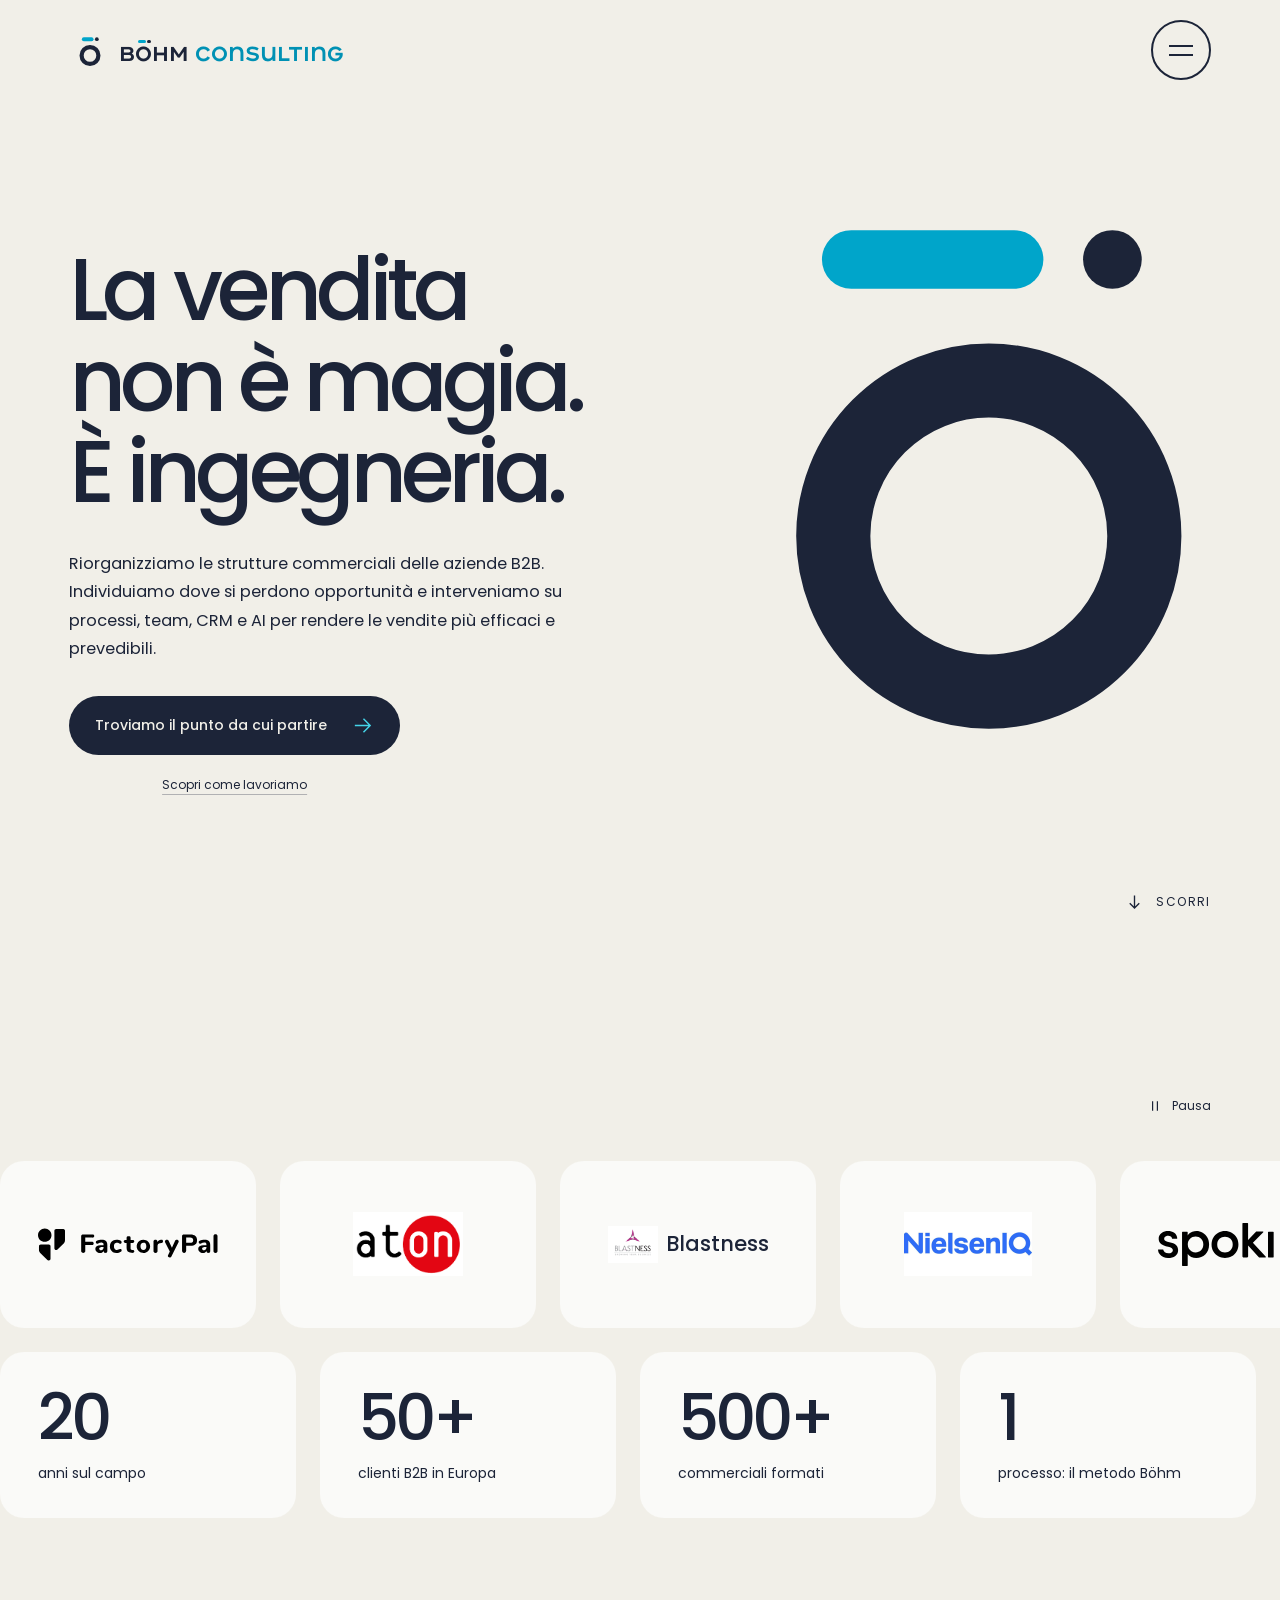
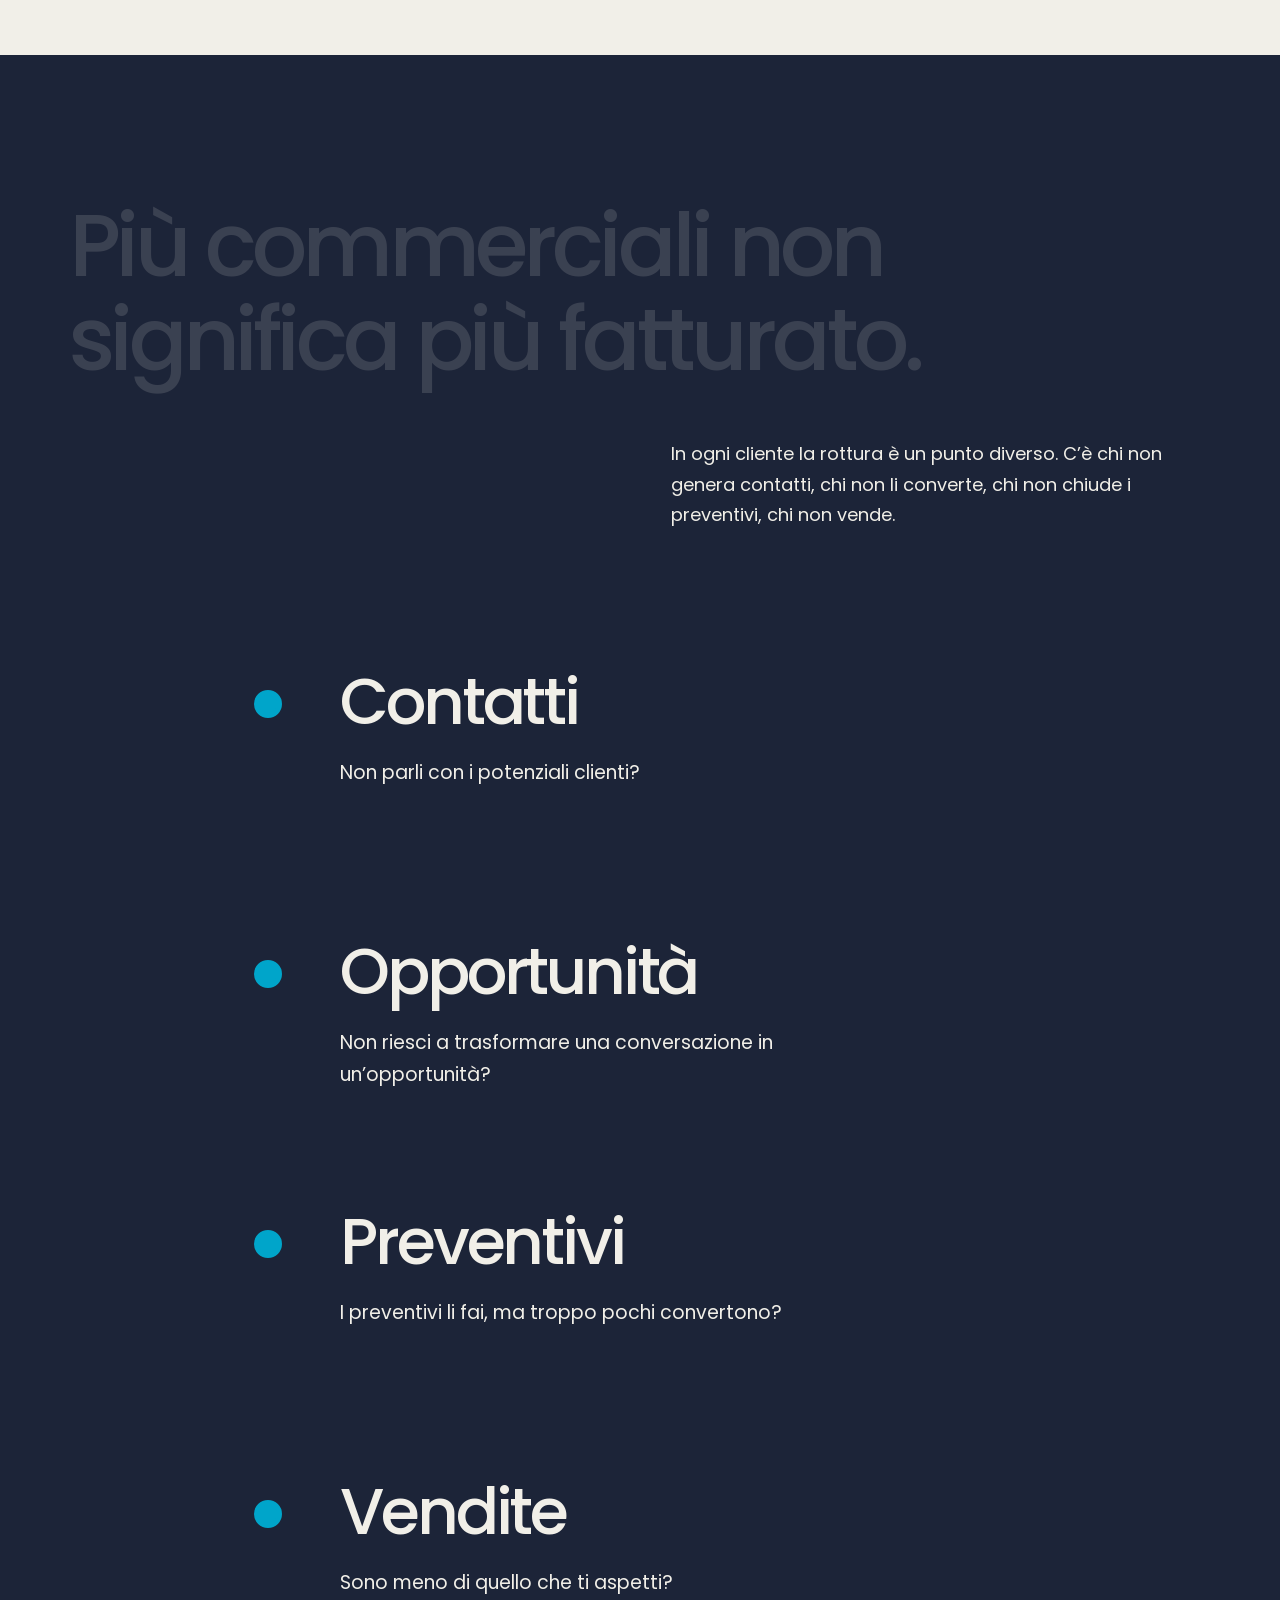
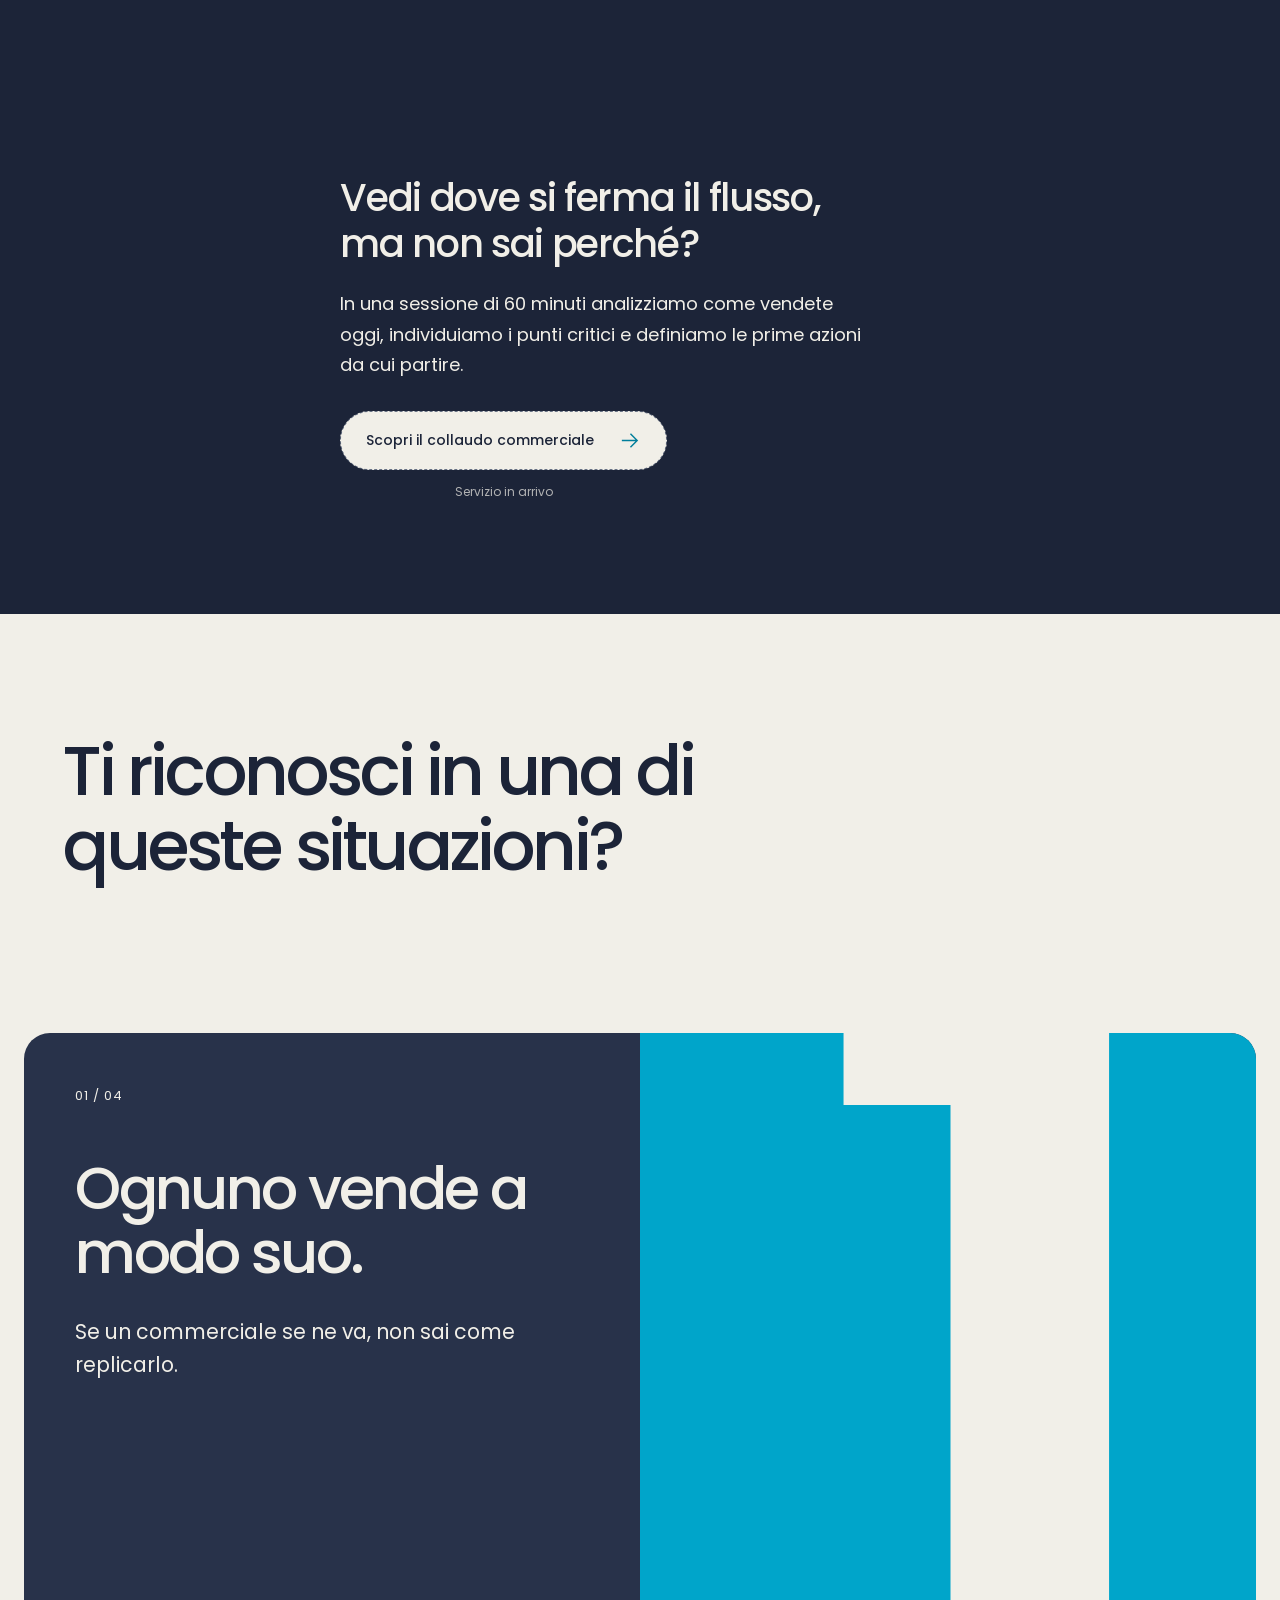
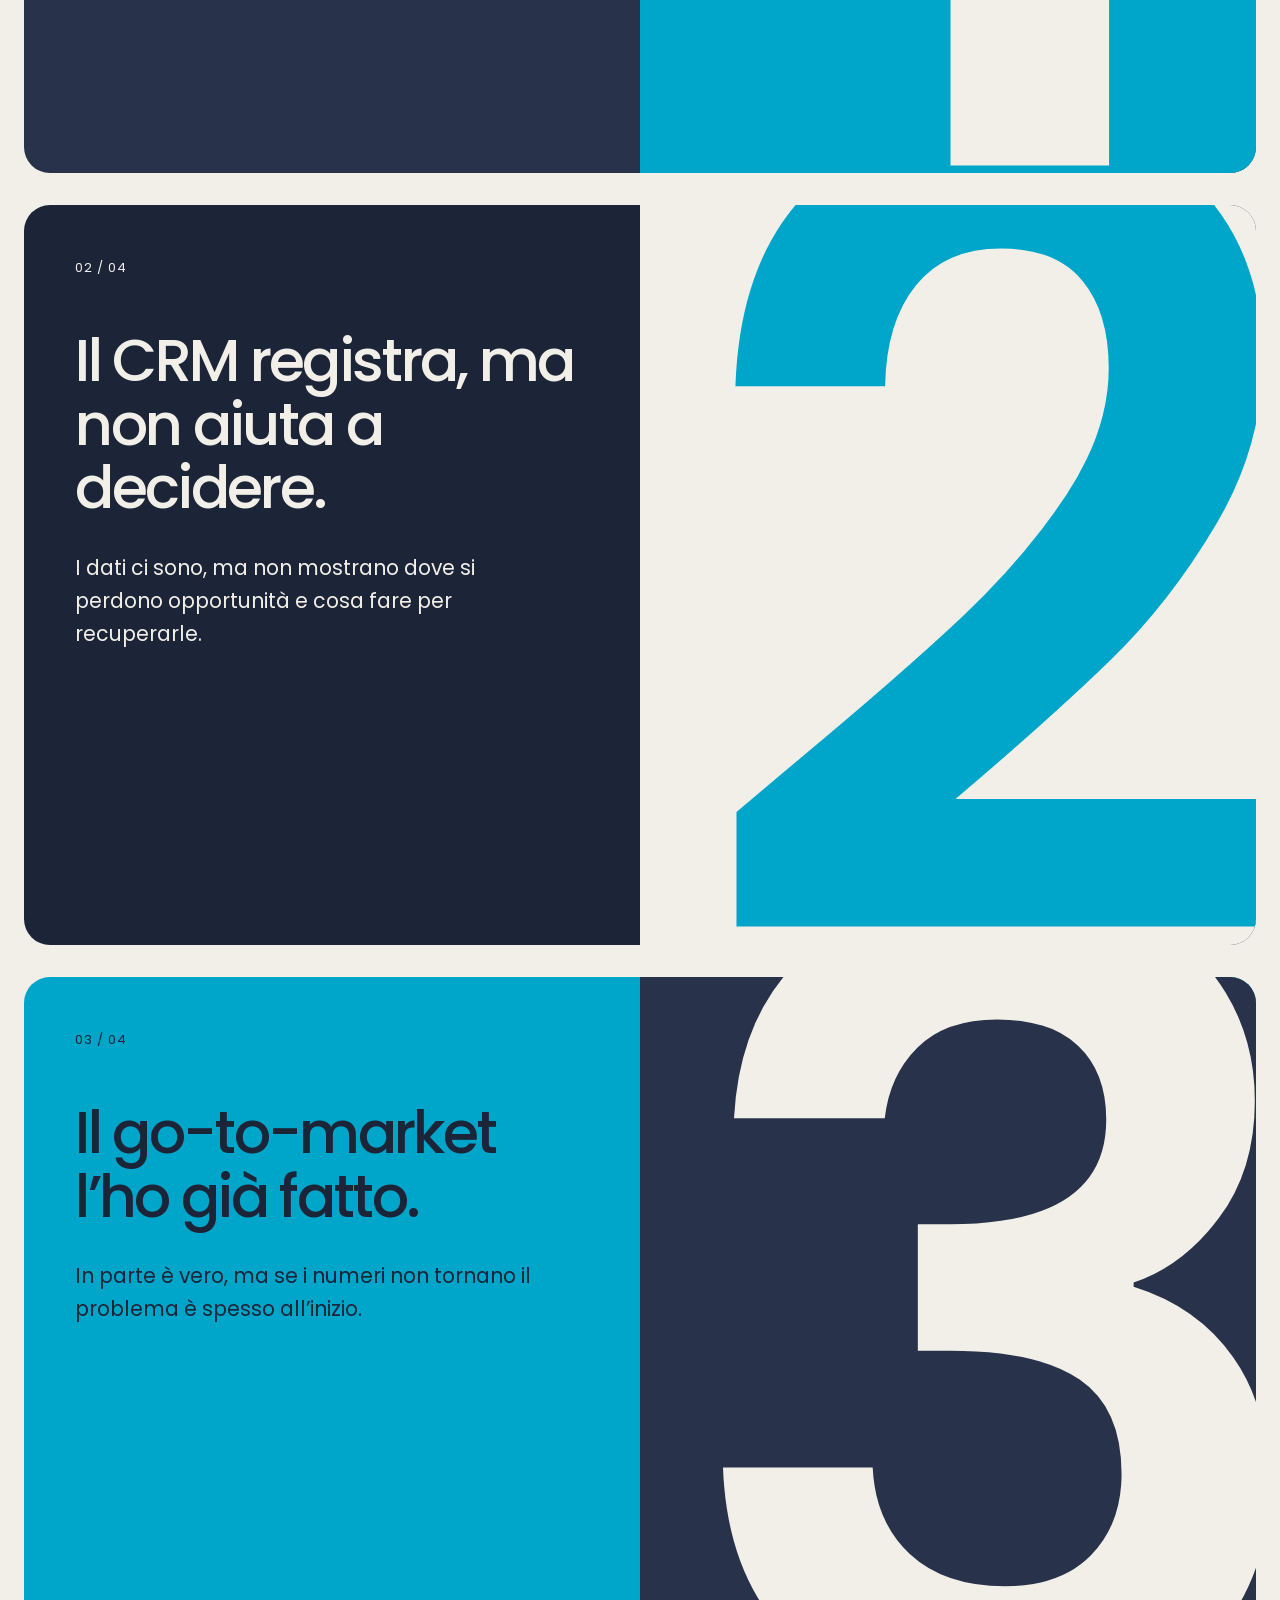
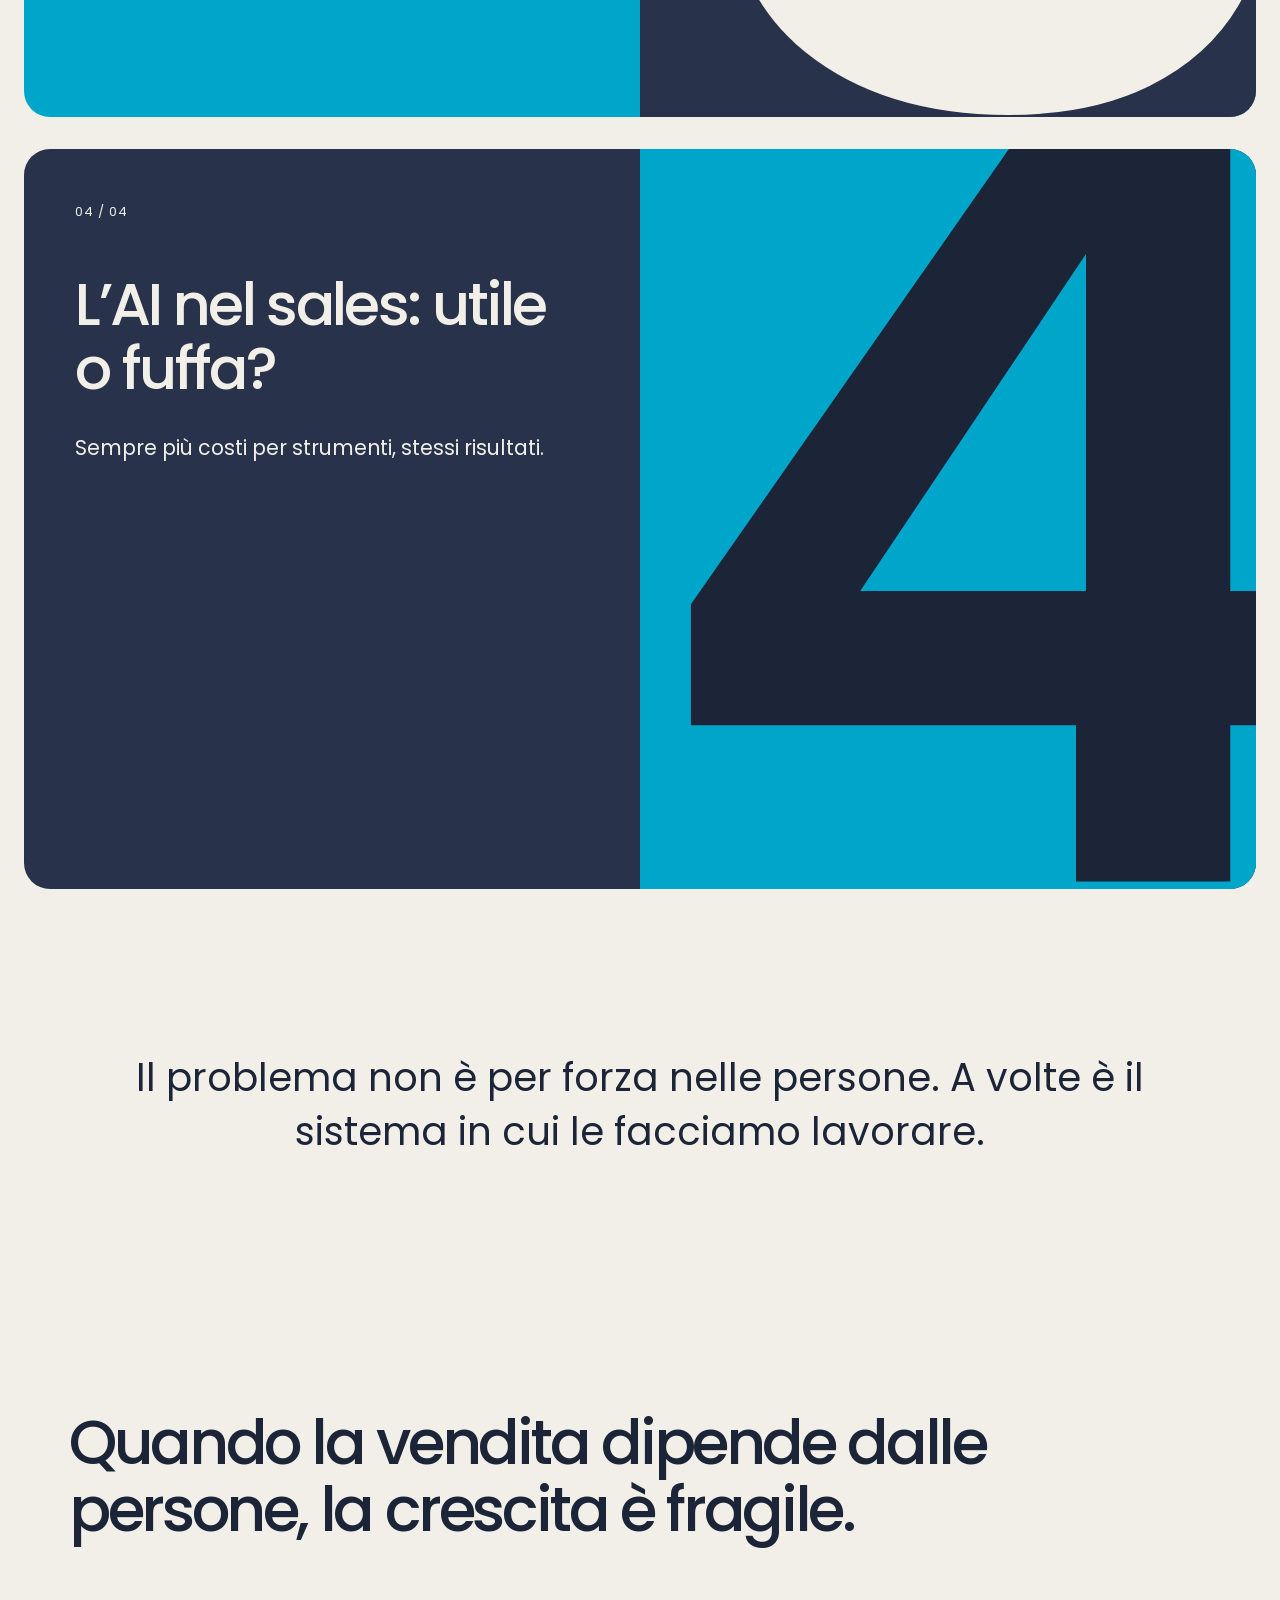
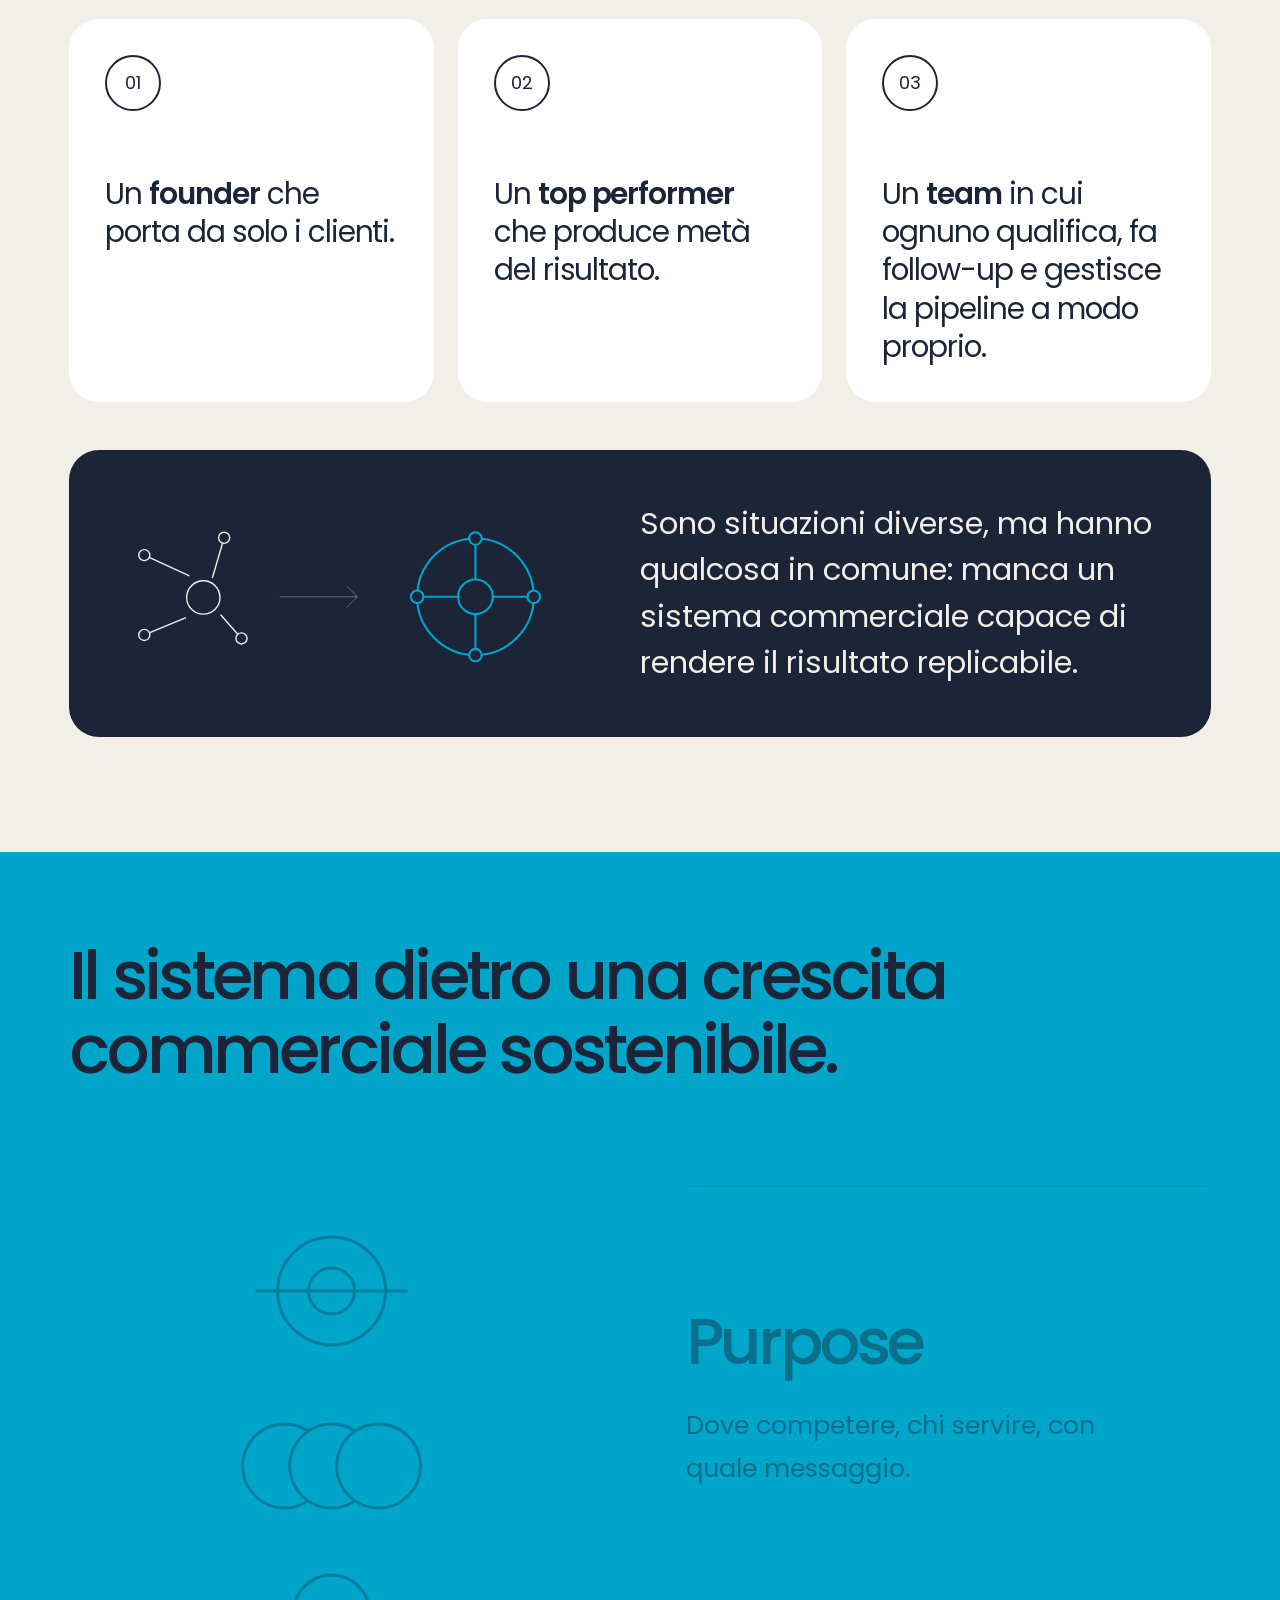
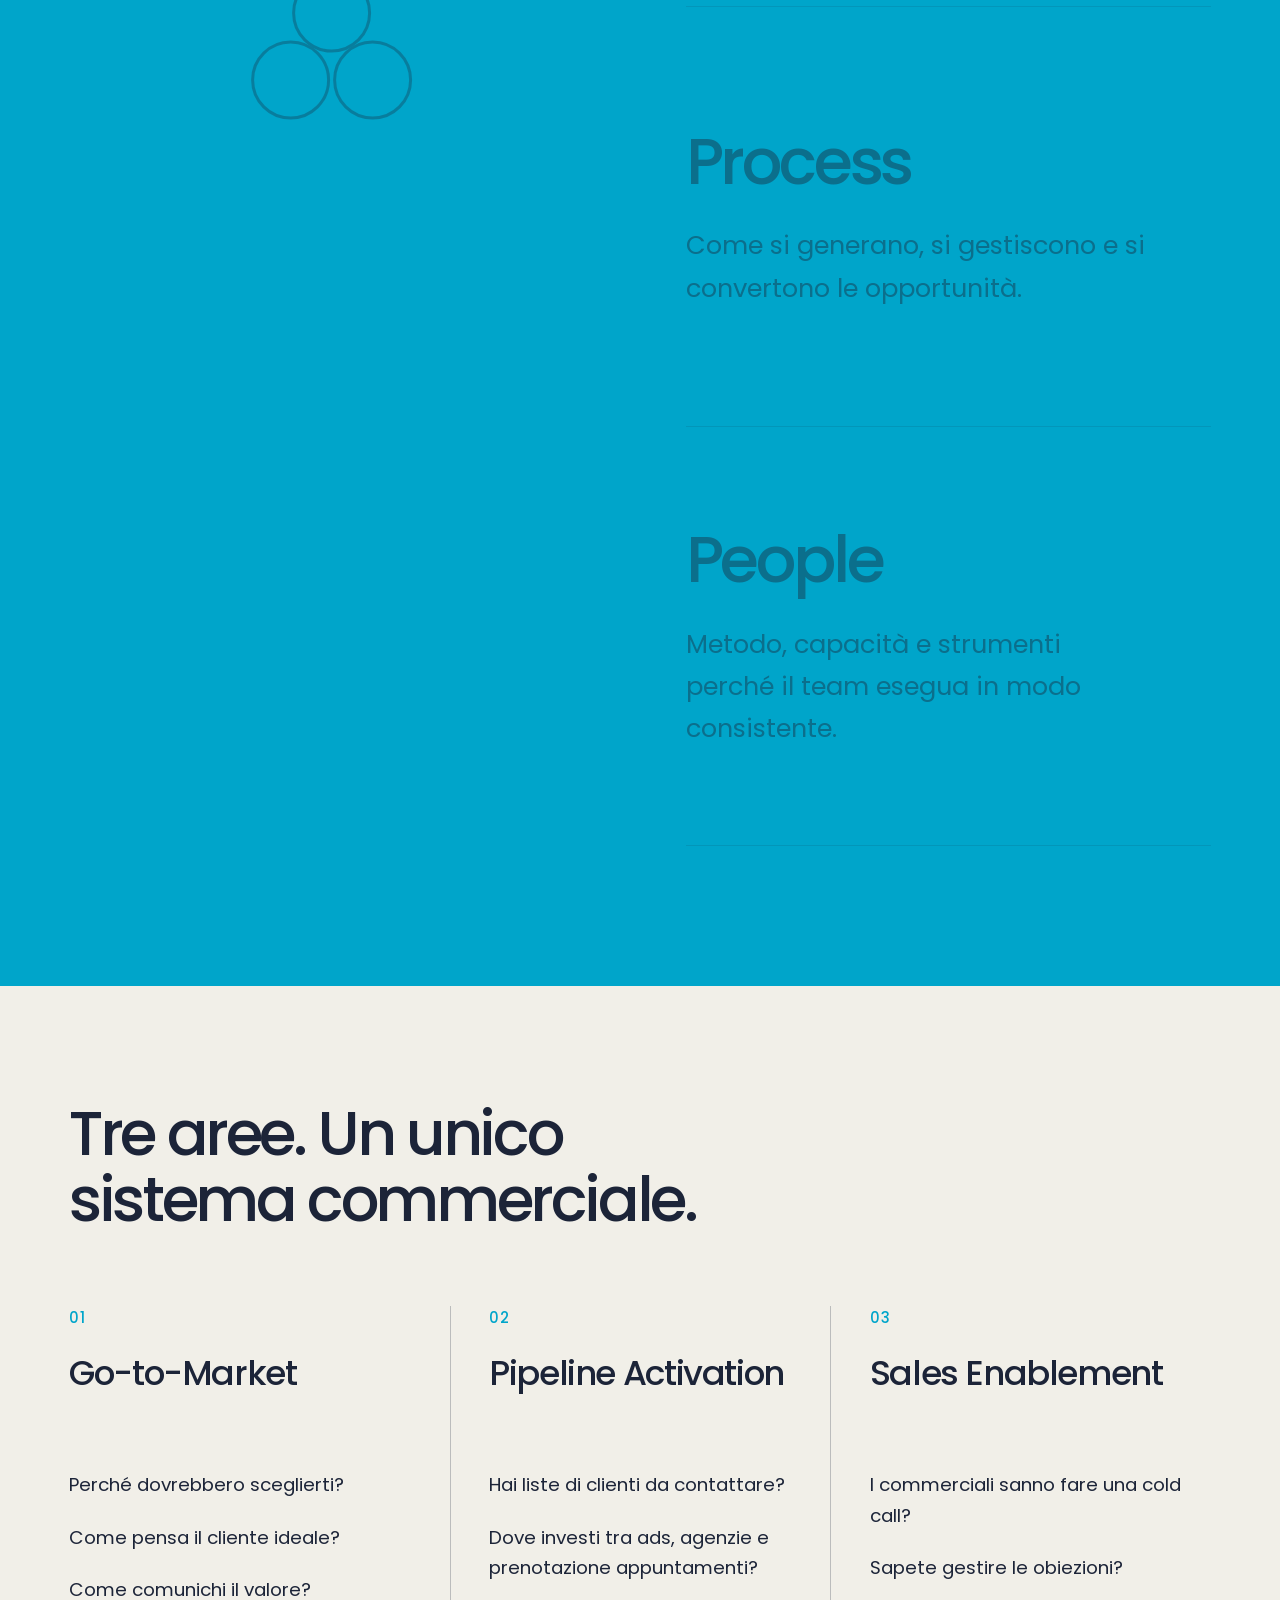
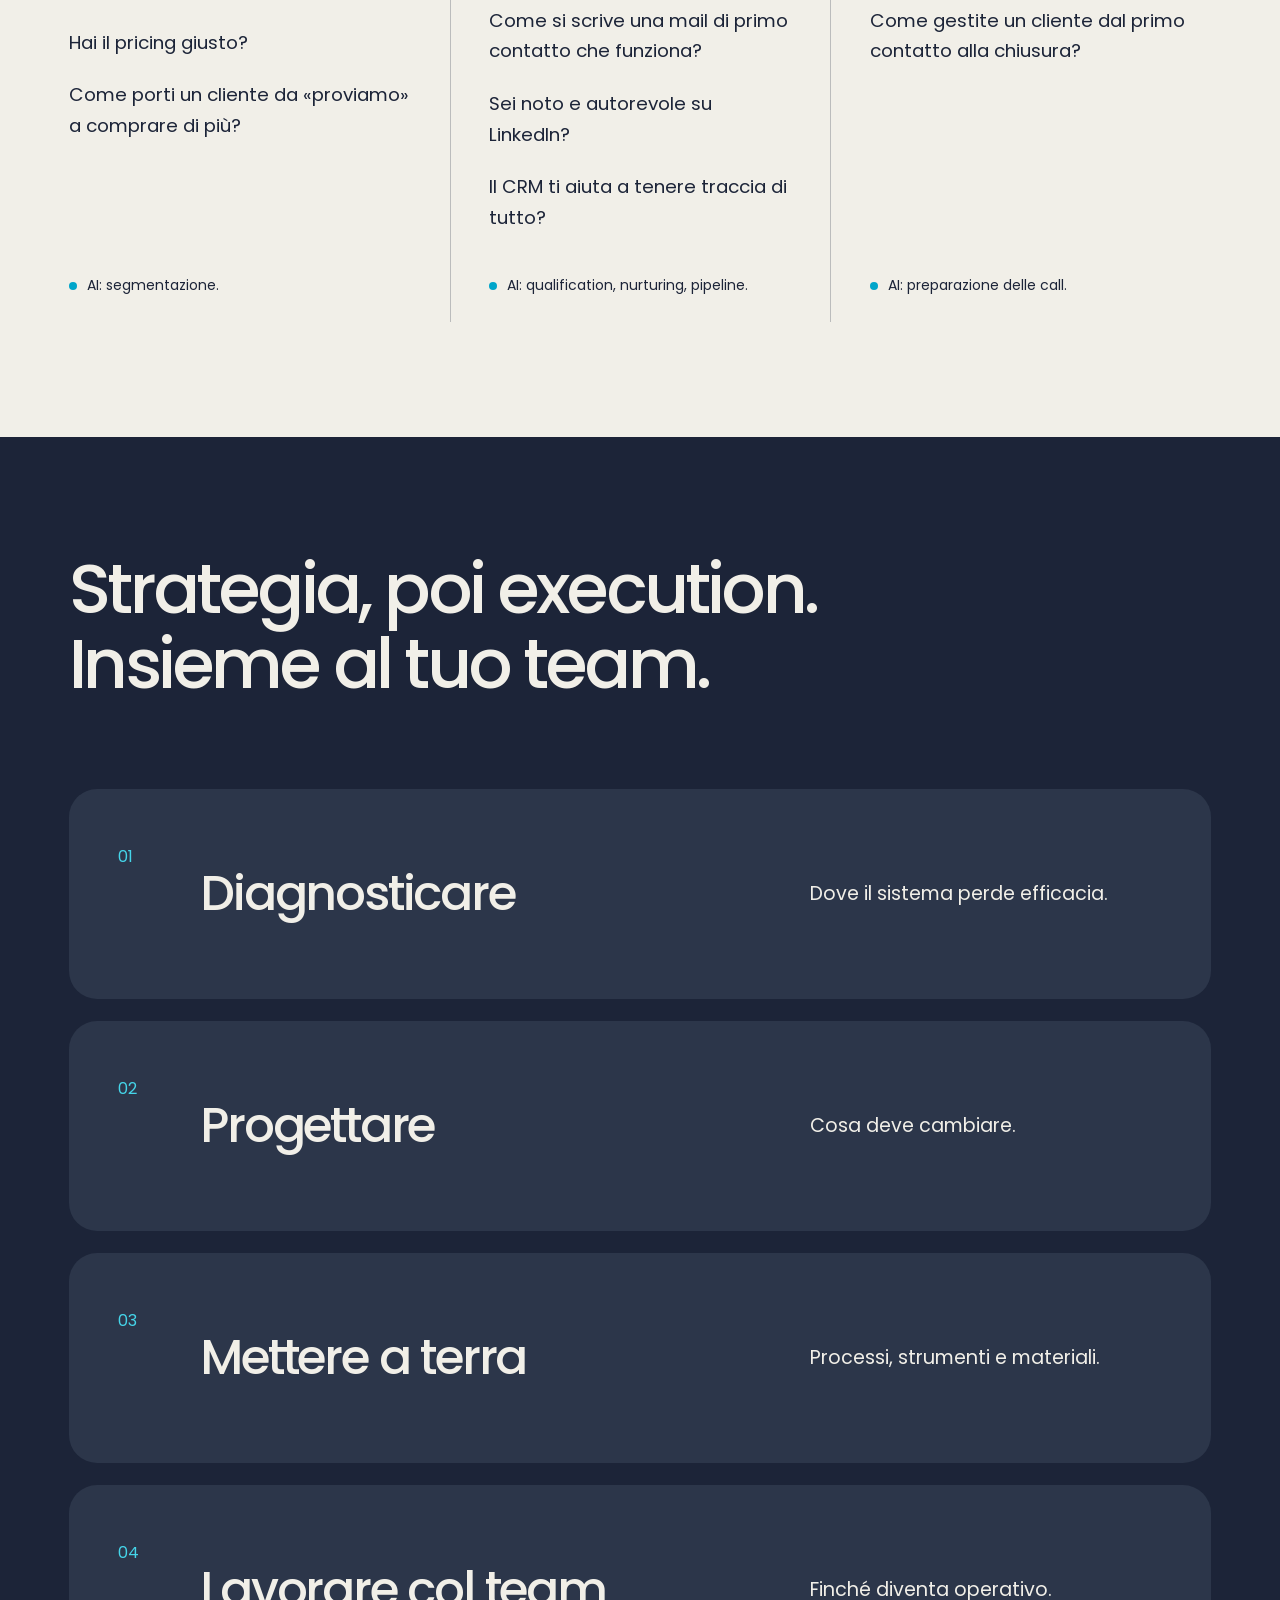
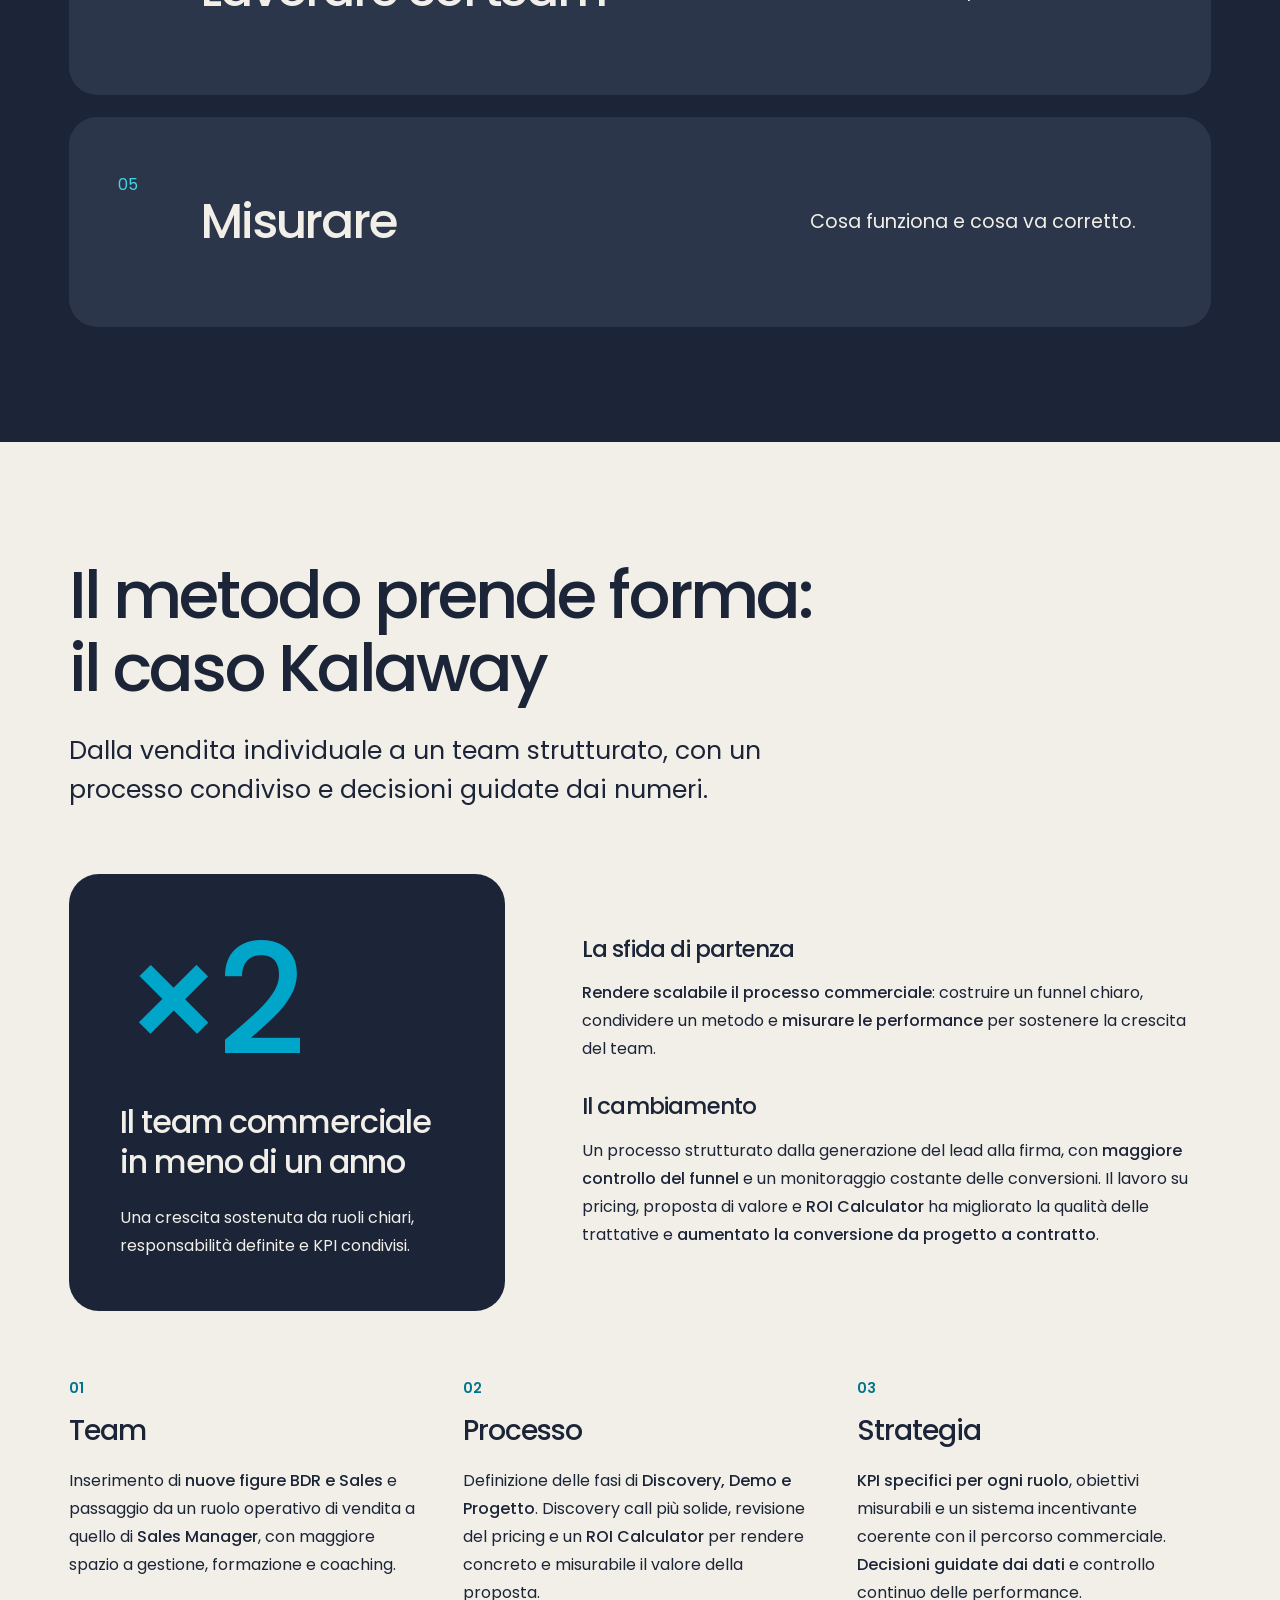
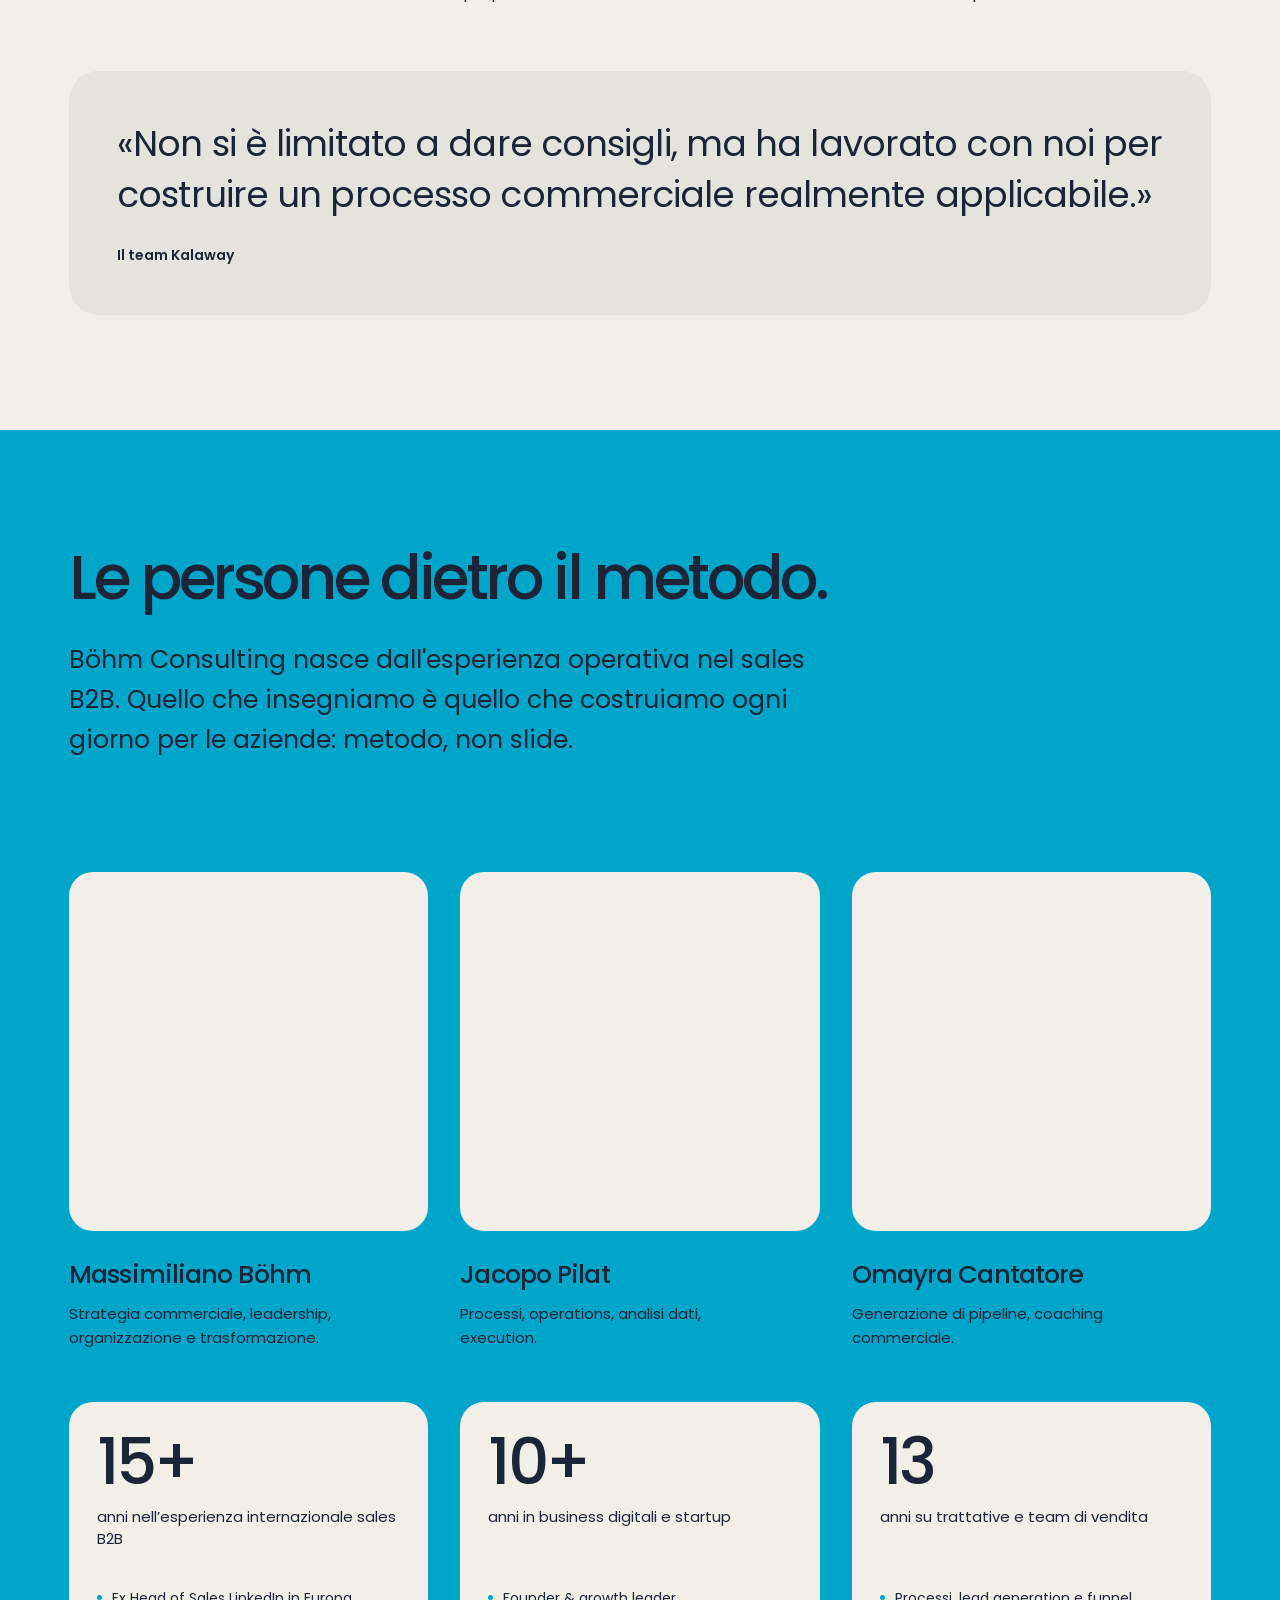
<file: bohm_website_v2/index.html>
<!DOCTYPE html>
<html lang="it">
 <head>
  <meta charset="utf-8"/>
  <meta content="width=device-width,initial-scale=1" name="viewport"/>
  <meta content="#F1EFE8" name="theme-color"/>
  <title>
   Böhm Consulting — La vendita non è magia. È ingegneria.
  </title>
  <meta content="Riorganizziamo le strutture commerciali delle aziende B2B. Individuiamo dove si perdono opportunità e interveniamo su processi, team, CRM e AI per rendere le vendite più efficaci e prevedibili." name="description"/>
  <link href="assets/favicon.svg" rel="icon" type="image/svg+xml"/>
  <link as="font" crossorigin="" href="assets/fonts/Poppins-Medium.ttf" rel="preload" type="font/ttf"/>
  <link href="styles.css" rel="stylesheet"/>
  <link href="story.css?v=49" rel="stylesheet"/>
  <script defer="" src="story.js?v=21"></script>
  <script defer="" src="app.js?v=26">
  </script>
 </head>
 <body id="top">
  <a class="skip-link" href="#hero-title">
   Vai al contenuto
  </a>
  <header class="site-header">
   <div class="wrap nav-wrap">
    <a aria-label="Böhm Consulting" class="logo on-paper" href="#top">
     <svg aria-hidden="true" class="mark" viewbox="0 0 100 100">
      <rect fill="#00A5CA" height="9.4" rx="4.7" width="27.8" x="30.6" y="19.6">
      </rect>
      <circle cx="66.3" cy="24.3" fill="#1C2438" r="4.5">
      </circle>
      <circle cx="50" cy="63" fill="none" r="20" stroke="#1C2438" stroke-width="10">
      </circle>
     </svg>
     <span class="wordmark">B<span class="uml">O</span>HM <span class="cw">consuLTInG</span></span>
    </a>
    <button aria-controls="navigation" aria-expanded="false" aria-label="Apri menu" class="menu-toggle">
     <span>
     </span>
     <span>
     </span>
    </button>
    <nav aria-label="Navigazione principale" id="navigation">
     <a href="#metodo">
      Metodo
     </a>
     <a href="#aree">
      Servizi
     </a>
     <a href="#team">
      Chi siamo
     </a>
     <a href="#proof">
      Clienti
     </a>
     <a class="nav-cta" href="#chiusura">
      Parliamo
      <svg aria-hidden="true" class="arrow" viewbox="0 0 24 24">
       <path d="M4 12h15M13 5l7 7-7 7">
       </path>
      </svg>
     </a>
     <div class="menu-contact"><a href="mailto:info@bohmconsulting.net">info@bohmconsulting.net</a></div>
    </nav>
   </div>
  </header>
  <main>
   <svg aria-hidden="true" class="journey-line" focusable="false">
    <path class="journey-path" fill="none">
    </path>
    <circle class="journey-tip" r="0">
    </circle>
   </svg>
   <section aria-labelledby="hero-title" class="hero paper" id="hero">
    <div class="wrap hero-grid">
     <div class="hero-copy">
      <h1 id="hero-title">
       <span>
        La vendita
       </span>
       <span>
        non è magia.
       </span>
       <span>
        È ingegneria.
       </span>
      </h1>
      <p class="lead">
       Riorganizziamo le strutture commerciali delle aziende B2B. Individuiamo dove si perdono opportunità e interveniamo su processi, team, CRM e AI per rendere le vendite più efficaci e prevedibili.
      </p>
      <div class="row">
       <a class="btn" href="#chiusura">
        Troviamo il punto da cui partire
        <svg aria-hidden="true" class="arrow" viewbox="0 0 24 24">
         <path d="M4 12h15M13 5l7 7-7 7">
         </path>
        </svg>
       </a>
       <a class="hero-secondary" href="#proof">
        Scopri come lavoriamo
       </a>
      </div>
     </div>
     <div aria-hidden="true" class="hero-visual">
      <svg fill="none" viewbox="0 0 520 630">
       <g class="o-mark">
        <rect class="o-bar" height="57" rx="28.5" width="215" x="98" y="38">
        </rect>
        <circle class="o-dot" cx="380" cy="66.5" r="28.5">
        </circle>
        <circle class="o-ring" cx="260" cy="335" r="151">
        </circle>
       </g>
      </svg>
     </div>
     <a class="scroll-cue" href="#proof">
      <svg aria-hidden="true" viewbox="0 0 24 24">
       <path d="M12 3v16m-6-6 6 6 6-6">
       </path>
      </svg>
      <span>
       Scorri
      </span>
     </a>
    </div>
   </section>
   <section aria-label="Clienti e risultati" class="section paper proof-marquees" id="proof">
    <div class="wrap proof-top">
     <button aria-label="Metti in pausa i caroselli" aria-pressed="false" class="motion-toggle" type="button">
      <svg aria-hidden="true" viewbox="0 0 20 20">
       <path d="M7 4v12M13 4v12">
       </path>
      </svg>
      <span>
       Pausa
      </span>
     </button>
    </div>
    <div aria-label="Loghi clienti" class="marquee marquee-logos" role="region" tabindex="0">
     <div class="marquee-track">
      <div class="marquee-group" role="list">
       <div class="logo-slot" role="listitem">
        <img alt="FactoryPal" height="60" loading="lazy" src="assets/images/factorypal.svg" width="160"/>
       </div>
       <div class="logo-slot" role="listitem">
        <img alt="Aton" height="60" loading="lazy" src="assets/images/aton.png" width="160"/>
       </div>
       <div class="logo-slot blastness-slot" role="listitem">
        <img alt="" height="60" loading="lazy" src="assets/images/blastness.png" width="160"/>
        <span>
         Blastness
        </span>
       </div>
       <div class="logo-slot" role="listitem">
        <img alt="NielsenIQ" height="60" loading="lazy" src="assets/images/nielseniq.png" width="160"/>
       </div>
       <div class="logo-slot" role="listitem">
        <img alt="Spoki" height="60" loading="lazy" src="assets/images/spoki.svg" width="160"/>
       </div>
       <div class="logo-slot" role="listitem">
        <img alt="Kalaway" height="40" loading="lazy" src="assets/images/kalaway.svg" width="211"/>
       </div>
      </div>
      <div aria-hidden="true" class="marquee-group" inert="" role="list">
       <div class="logo-slot" role="listitem">
        <img alt="FactoryPal" height="60" loading="lazy" src="assets/images/factorypal.svg" width="160"/>
       </div>
       <div class="logo-slot" role="listitem">
        <img alt="Aton" height="60" loading="lazy" src="assets/images/aton.png" width="160"/>
       </div>
       <div class="logo-slot blastness-slot" role="listitem">
        <img alt="" height="60" loading="lazy" src="assets/images/blastness.png" width="160"/>
        <span>
         Blastness
        </span>
       </div>
       <div class="logo-slot" role="listitem">
        <img alt="NielsenIQ" height="60" loading="lazy" src="assets/images/nielseniq.png" width="160"/>
       </div>
       <div class="logo-slot" role="listitem">
        <img alt="Spoki" height="60" loading="lazy" src="assets/images/spoki.svg" width="160"/>
       </div>
       <div class="logo-slot" role="listitem">
        <img alt="Kalaway" height="40" loading="lazy" src="assets/images/kalaway.svg" width="211"/>
       </div>
      </div>
     </div>
    </div>
    <div aria-label="Böhm Consulting in numeri" class="marquee marquee-kpis" role="region" tabindex="0">
     <div class="marquee-track">
      <div class="marquee-group" role="list">
       <div class="stat" role="listitem">
        <b>
         20
        </b>
        <span>
         anni sul campo
        </span>
       </div>
       <div class="stat" role="listitem">
        <b>
         50+
        </b>
        <span>
         clienti B2B in Europa
        </span>
       </div>
       <div class="stat" role="listitem">
        <b>
         500+
        </b>
        <span>
         commerciali formati
        </span>
       </div>
       <div class="stat" role="listitem">
        <b>
         1
        </b>
        <span>
         processo: il metodo Böhm
        </span>
       </div>
      </div>
      <div aria-hidden="true" class="marquee-group" inert="" role="list">
       <div class="stat" role="listitem">
        <b>
         20
        </b>
        <span>
         anni sul campo
        </span>
       </div>
       <div class="stat" role="listitem">
        <b>
         50+
        </b>
        <span>
         clienti B2B in Europa
        </span>
       </div>
       <div class="stat" role="listitem">
        <b>
         500+
        </b>
        <span>
         commerciali formati
        </span>
       </div>
       <div class="stat" role="listitem">
        <b>
         1
        </b>
        <span>
         processo: il metodo Böhm
        </span>
       </div>
      </div>
     </div>
    </div>
   </section>
   <section aria-labelledby="flusso-title" class="section ink flow-story" id="flusso">
    <div class="wrap">
     <h2 id="flusso-title">
      <span class="flow-word">
       Più
      </span>
      <span class="flow-word">
       commerciali
      </span>
      <span class="flow-word">
       non
      </span>
      <span class="flow-word">
       significa
      </span>
      <span class="flow-word">
       più
      </span>
      <span class="flow-word">
       fatturato.
      </span>
     </h2>
     <p class="lead">
      In ogni cliente la rottura è un punto diverso. C’è chi non genera contatti, chi non li converte, chi non chiude i preventivi, chi non vende.
     </p>
     <div class="stations">
      <div class="flow-station" data-station="0">
       <span aria-hidden="true" class="station-node">
       </span>
       <div class="station-copy">
        <h3>
         Contatti
        </h3>
        <p>
         Non parli con i potenziali clienti?
        </p>
       </div>
      </div>
      <div class="flow-station" data-station="1">
       <span aria-hidden="true" class="station-node">
       </span>
       <div class="station-copy">
        <h3>
         Opportunità
        </h3>
        <p>
         Non riesci a trasformare una conversazione in un’opportunità?
        </p>
       </div>
      </div>
      <div class="flow-station" data-station="2">
       <span aria-hidden="true" class="station-node">
       </span>
       <div class="station-copy">
        <h3>
         Preventivi
        </h3>
        <p>
         I preventivi li fai, ma troppo pochi convertono?
        </p>
       </div>
      </div>
      <div class="flow-station" data-station="3">
       <span aria-hidden="true" class="station-node">
       </span>
       <div class="station-copy">
        <h3>
         Vendite
        </h3>
        <p>
         Sono meno di quello che ti aspetti?
        </p>
       </div>
      </div>
     </div>
     <div class="flow-invitation">
      <h3>Vedi dove si ferma il flusso,<br>ma non sai perché?</h3>
      <p>In una sessione di 60 minuti analizziamo come vendete oggi, individuiamo i punti critici e definiamo le prime azioni da cui partire.</p>
      <div class="flow-cta-wrap">
       <button class="btn" type="button" disabled aria-describedby="flow-coming-note">Scopri il collaudo commerciale<svg aria-hidden="true" class="arrow" viewBox="0 0 24 24"><path d="M4 12h15M13 5l7 7-7 7"></path></svg></button>
       <p class="flow-coming-note" id="flow-coming-note">Servizio in arrivo</p>
      </div>
     </div>
    </div>
   </section>
   <section aria-labelledby="riconosci-title" class="section paper recognition-story" id="riconosci">
    <div class="wrap">
     <h2 id="riconosci-title">
      Ti riconosci in una di queste situazioni?
     </h2>
     <ol class="situation-stack">
      <li class="situation-card situation-1" style="--card-index:0">
       <div class="situation-copy">
        <span aria-hidden="true" class="situation-counter">
         01 / 04
        </span>
        <h3>
         Ognuno vende a modo suo.
        </h3>
        <p>
         Se un commerciale se ne va, non sai come replicarlo.
        </p>
       </div>
       <div aria-hidden="true" class="situation-visual">
        <span>
         1
        </span>
       </div>
      </li>
      <li class="situation-card situation-2" style="--card-index:1">
       <div class="situation-copy">
        <span aria-hidden="true" class="situation-counter">
         02 / 04
        </span>
        <h3>
         Il CRM registra, ma non aiuta a decidere.
        </h3>
        <p>
         I dati ci sono, ma non mostrano dove si perdono opportunità e cosa fare per recuperarle.
        </p>
       </div>
       <div aria-hidden="true" class="situation-visual">
        <span>
         2
        </span>
       </div>
      </li>
      <li class="situation-card situation-3" style="--card-index:2">
       <div class="situation-copy">
        <span aria-hidden="true" class="situation-counter">
         03 / 04
        </span>
        <h3>
         Il go-to-market l’ho già fatto.
        </h3>
        <p>
         In parte è vero, ma se i numeri non tornano il problema è spesso all’inizio.
        </p>
       </div>
       <div aria-hidden="true" class="situation-visual">
        <span>
         3
        </span>
       </div>
      </li>
      <li class="situation-card situation-4" style="--card-index:3">
       <div class="situation-copy">
        <span aria-hidden="true" class="situation-counter">
         04 / 04
        </span>
        <h3>
         L’AI nel sales: utile o fuffa?
        </h3>
        <p>
         Sempre più costi per strumenti, stessi risultati.
        </p>
       </div>
       <div aria-hidden="true" class="situation-visual">
        <span>
         4
        </span>
       </div>
      </li>
     </ol>
     <p class="lead">
      Il problema non è per forza nelle persone. A volte è il sistema in cui le facciamo lavorare.
     </p>
    </div>
   </section>
   <section aria-labelledby="tesi-title" class="section paper" id="tesi">
    <div class="wrap">
     <h2 id="tesi-title">
      Quando la vendita dipende dalle persone, la crescita è fragile.
     </h2>
     <ul class="plain thesis-cards">
      <li>
       <span>Un <strong>founder</strong> che porta da solo i clienti.</span>
      </li>
      <li>
       <span>Un <strong>top performer</strong> che produce metà del risultato.</span>
      </li>
      <li>
       <span>Un <strong>team</strong> in cui ognuno qualifica, fa follow-up e gestisce la pipeline a modo proprio.</span>
      </li>
     </ul>
     <div class="thesis-panel">
     <div aria-label="Dallo sforzo individuale a un sistema commerciale connesso" class="system-diagram" role="img">
      <svg aria-hidden="true" fill="none" viewbox="0 0 680 240">
       <g class="loose">
        <path d="M35 65L100 95M35 180L95 155M150 40L133 98M175 185L145 151">
        </path>
        <circle cx="120" cy="126" r="24">
        </circle>
        <circle cx="35" cy="65" r="8">
        </circle>
        <circle cx="35" cy="180" r="8">
        </circle>
        <circle cx="150" cy="40" r="8">
        </circle>
        <circle cx="175" cy="185" r="8">
        </circle>
       </g>
       <path class="joining" d="M230 125H342M327 110l15 15-15 15">
       </path>
       <g class="connected">
        <circle cx="512" cy="125" r="84">
        </circle>
        <path d="M428 125H596M512 41V209">
        </path>
        <circle cx="512" cy="125" r="25">
        </circle>
        <circle cx="428" cy="125" r="9">
        </circle>
        <circle cx="596" cy="125" r="9">
        </circle>
        <circle cx="512" cy="41" r="9">
        </circle>
        <circle cx="512" cy="209" r="9">
        </circle>
       </g>
      </svg>
     </div>

     <p class="lead">
      Sono situazioni diverse, ma hanno qualcosa in comune: manca un sistema commerciale capace di rendere il risultato replicabile.
     </p>
     </div>
    </div>
   </section>
   <section aria-labelledby="pilastri-title" class="section cyan" id="pilastri">
    <div class="wrap">
     <h2 id="pilastri-title">
      Il sistema dietro una crescita commerciale sostenibile.
     </h2>
     <div class="pillar-story">
      <div class="pillar-map" aria-hidden="true">
       <svg viewBox="0 0 400 560" fill="none">
        <path class="pillar-thread" d="M200 0V560" />
        <g class="map-symbol" data-symbol="0"><circle cx="200" cy="105" r="54"/><circle cx="200" cy="105" r="23"/><path d="M124 105H276"/></g>
        <g class="map-symbol" data-symbol="1"><circle cx="153" cy="280" r="42"/><circle cx="200" cy="280" r="42"/><circle cx="247" cy="280" r="42"/></g>
        <g class="map-symbol" data-symbol="2"><circle cx="200" cy="427" r="38"/><circle cx="159" cy="494" r="38"/><circle cx="241" cy="494" r="38"/></g>
       </svg>
      </div>
     <div class="pillars">
      <article class="pillar">
       <div aria-hidden="true" class="pillar-symbol symbol-0">
        <i>
        </i>
        <i>
        </i>
        <i>
        </i>
       </div>
       <h3>
        Purpose
       </h3>
       <p>
        Dove competere, chi servire, con quale messaggio.
       </p>
      </article>
      <article class="pillar">
       <div aria-hidden="true" class="pillar-symbol symbol-1">
        <i>
        </i>
        <i>
        </i>
        <i>
        </i>
       </div>
       <h3>
        Process
       </h3>
       <p>
        Come si generano, si gestiscono e si convertono le opportunità.
       </p>
      </article>
      <article class="pillar">
       <div aria-hidden="true" class="pillar-symbol symbol-2">
        <i>
        </i>
        <i>
        </i>
        <i>
        </i>
       </div>
       <h3>
        People
       </h3>
       <p>
        Metodo, capacità e strumenti perché il team esegua in modo consistente.
       </p>
      </article>
     </div>
     </div>
    </div>
   </section>
   <section aria-labelledby="aree-title" class="section paper" id="aree">
    <div class="wrap">
     <h2 id="aree-title">
      Tre aree. Un unico sistema commerciale.
     </h2>
     <div class="cards">
      <article class="card" data-future-page="go-to-market.html" id="go-to-market">
       <span class="area-number" aria-hidden="true">01</span>
       <h3>
        Go-to-Market
       </h3>
       <ul class="plain">
        <li>
         Perché dovrebbero sceglierti?
        </li>
        <li>
         Come pensa il cliente ideale?
        </li>
        <li>
         Come comunichi il valore?
        </li>
        <li>
         Hai il pricing giusto?
        </li>
        <li>
         Come porti un cliente da «proviamo» a comprare di più?
        </li>
       </ul>
       <p class="ai">
        AI: segmentazione.
       </p>
      </article>
      <article class="card" data-future-page="pipeline-activation.html" id="pipeline-activation">
       <span class="area-number" aria-hidden="true">02</span>
       <h3>
        Pipeline Activation
       </h3>
       <ul class="plain">
        <li>
         Hai liste di clienti da contattare?
        </li>
        <li>
         Dove investi tra ads, agenzie e prenotazione appuntamenti?
        </li>
        <li>
         Come si scrive una mail di primo contatto che funziona?
        </li>
        <li>
         Sei noto e autorevole su LinkedIn?
        </li>
        <li>
         Il CRM ti aiuta a tenere traccia di tutto?
        </li>
       </ul>
       <p class="ai">
        AI: qualification, nurturing, pipeline.
       </p>
      </article>
      <article class="card" data-future-page="sales-enablement.html" id="sales-enablement">
       <span class="area-number" aria-hidden="true">03</span>
       <h3>
        Sales Enablement
       </h3>
       <ul class="plain">
        <li>
         I commerciali sanno fare una cold call?
        </li>
        <li>
         Sapete gestire le obiezioni?
        </li>
        <li>
         Come gestite un cliente dal primo contatto alla chiusura?
        </li>
       </ul>
       <p class="ai">
        AI: preparazione delle call.
       </p>
      </article>
     </div>
    </div>
   </section>
   <section aria-labelledby="metodo-title" class="section ink" id="metodo">
    <div class="wrap">
     <h2 id="metodo-title">
      Strategia, poi execution. Insieme al tuo team.
     </h2>
     <ol class="steps">
      <li>
       <span>
        01
       </span>
       <h3>Diagnosticare</h3>
       <p>Dove il sistema perde efficacia.</p>
      </li>
      <li>
       <span>
        02
       </span>
       <h3>Progettare</h3>
       <p>Cosa deve cambiare.</p>
      </li>
      <li>
       <span>
        03
       </span>
       <h3>Mettere a terra</h3>
       <p>Processi, strumenti e materiali.</p>
      </li>
      <li>
       <span>
        04
       </span>
       <h3>Lavorare col team</h3>
       <p>Finché diventa operativo.</p>
      </li>
      <li>
       <span>
        05
       </span>
       <h3>Misurare</h3>
       <p>Cosa funziona e cosa va corretto.</p>
      </li>
     </ol>
    </div>
   </section>
   <section aria-labelledby="case-title" class="section paper" id="case">
    <div class="wrap">
     <h2 id="case-title">Il metodo prende forma:<br>il caso Kalaway</h2>
     <p class="case-intro">Dalla vendita individuale a un team strutturato, con un processo condiviso e decisioni guidate dai numeri.</p>
     <div class="case-overview">
      <div class="case-result"><strong>×2</strong><h3>Il team commerciale<br>in meno di un anno</h3><p>Una crescita sostenuta da ruoli chiari, responsabilità definite e KPI condivisi.</p></div>
      <div class="case-context"><h3>La sfida di partenza</h3><p><strong>Rendere scalabile il processo commerciale</strong>: costruire un funnel chiaro, condividere un metodo e <strong>misurare le performance</strong> per sostenere la crescita del team.</p><h3>Il cambiamento</h3><p>Un processo strutturato dalla generazione del lead alla firma, con <strong>maggiore controllo del funnel</strong> e un monitoraggio costante delle conversioni. Il lavoro su pricing, proposta di valore e <strong>ROI Calculator</strong> ha migliorato la qualità delle trattative e <strong>aumentato la conversione da progetto a contratto</strong>.</p></div>
     </div>
     <div class="case-pillars">
      <article><span class="case-number">01</span><h3>Team</h3><p>Inserimento di <strong>nuove figure BDR e Sales</strong> e passaggio da un ruolo operativo di vendita a quello di <strong>Sales Manager</strong>, con maggiore spazio a gestione, formazione e coaching.</p></article>
      <article><span class="case-number">02</span><h3>Processo</h3><p>Definizione delle fasi di <strong>Discovery, Demo e Progetto</strong>. Discovery call più solide, revisione del pricing e un <strong>ROI Calculator</strong> per rendere concreto e misurabile il valore della proposta.</p></article>
      <article><span class="case-number">03</span><h3>Strategia</h3><p><strong>KPI specifici per ogni ruolo</strong>, obiettivi misurabili e un sistema incentivante coerente con il percorso commerciale. <strong>Decisioni guidate dai dati</strong> e controllo continuo delle performance.</p></article>
     </div>
     <figure class="case-voice"><blockquote>«Non si è limitato a dare consigli, ma ha lavorato con noi per costruire un processo commerciale realmente applicabile.»</blockquote><figcaption>Il team Kalaway</figcaption></figure>
    </div>
   </section>
   <section aria-labelledby="team-title" class="section cyan" id="team">
    <div class="wrap">
     <h2 id="team-title">
      Le persone dietro il metodo.
     </h2>
     <p class="team-intro">Böhm Consulting nasce dall'esperienza operativa nel sales B2B. Quello che insegniamo è quello che costruiamo ogni giorno per le aziende: metodo, non slide.</p>
     <div class="team">
      <article class="person">
       <div class="portrait">
        <img alt="Massimiliano Böhm" decoding="async" height="640" loading="lazy" src="assets/images/Max.png" width="640"/>
       </div>
       <h3>
        Massimiliano Böhm
       </h3>
       <p>
        Strategia commerciale, leadership, organizzazione e trasformazione.
       </p>
       <div class="person-experience"><p class="experience-stat"><strong>15+</strong><span>anni nell’esperienza internazionale sales B2B</span></p><ul><li>Ex Head of Sales LinkedIn in Europa</li><li>Coach certificato · MBA</li><li>AI applicata alle vendite</li></ul></div>
      </article>
      <article class="person">
       <div class="portrait">
        <img alt="Jacopo Pilat" decoding="async" height="640" loading="lazy" src="assets/images/Jacopo.png" width="640"/>
       </div>
       <h3>
        Jacopo Pilat
       </h3>
       <p>
        Processi, operations, analisi dati, execution.
       </p>
       <div class="person-experience"><p class="experience-stat"><strong>10+</strong><span>anni in business digitali e startup</span></p><ul><li>Founder & growth leader</li><li>Product design e validazione rapida</li><li>Operations e processi per scale-up</li></ul></div>
      </article>
      <article class="person">
       <div class="portrait">
        <img alt="Omayra Cantatore" decoding="async" height="640" loading="lazy" src="assets/images/Omayra.png" width="640"/>
       </div>
       <h3>
        Omayra Cantatore
       </h3>
       <p>
        Generazione di pipeline, coaching commerciale.
       </p>
       <div class="person-experience"><p class="experience-stat"><strong>13</strong><span>anni su trattative e team di vendita</span></p><ul><li>Processi, lead generation e funnel</li><li>Gestione e ottimizzazione del team</li><li>Esperienza commerciale internazionale</li></ul></div>
      </article>
     </div>
    </div>
   </section>
   <section aria-labelledby="voci-title" class="section paper" id="voci">
    <div class="wrap">
     <h2 id="voci-title">
      Il metodo, nelle parole di chi lo ha vissuto.
     </h2>
     <div class="quotes">
      <figure class="quote">
       <span class="quote-node" aria-hidden="true"></span>
       <blockquote>
        «Value cases, HubSpot, account strategy: <strong>da pensiero strategico a sales operativo</strong>.»
       </blockquote>
       <figcaption><span class="quote-photo"><img src="assets/images/face-andre.png" alt="André Skerlavaj" width="400" height="400" loading="lazy" decoding="async"></span><span>André Skerlavaj</span><span class="quote-company">FactoryPal</span></figcaption>
      </figure>
      <figure class="quote">
       <span class="quote-node" aria-hidden="true"></span>
       <blockquote>
        «I perché dietro pipeline, planning e negoziazione. <strong>Ha cambiato come vende il team</strong>.»
       </blockquote>
       <figcaption><span class="quote-photo"><img src="assets/images/face-eleonora.png" alt="Eleonora Formisano" width="400" height="400" loading="lazy" decoding="async"></span><span>Eleonora Formisano</span><span class="quote-company">NielsenIQ</span></figcaption>
      </figure>
      <figure class="quote">
       <span class="quote-node" aria-hidden="true"></span>
       <blockquote>
        «<strong>Pratico e subito applicabile</strong>. Sblocca il valore reale del deal.»
       </blockquote>
       <figcaption><span class="quote-photo"><img src="assets/images/face-davide.png" alt="Davide Mango" width="400" height="400" loading="lazy" decoding="async"></span><span>Davide Mango</span><span class="quote-company">Spoki</span></figcaption>
      </figure>
      <figure class="quote">
       <span class="quote-node" aria-hidden="true"></span>
       <blockquote>
        «Poche slide, <strong>impatto reale sul modo di lavorare</strong>.»
       </blockquote>
       <figcaption><span class="quote-photo"><img src="assets/images/face-piergiorgio.png" alt="Piergiorgio Schirru" width="400" height="400" loading="lazy" decoding="async"></span><span>Piergiorgio Schirru</span><span class="quote-company">Blastness</span></figcaption>
      </figure>
     </div>
    </div>
   </section>
   <section aria-labelledby="chiusura-title" class="section ink booking-finale" id="chiusura">
    <div class="wrap">
     <h2 id="chiusura-title">Da dove partiamo?</h2>
     <div class="booking-options">
      <article class="booking-option">
       <p class="kicker">Capiamo come possiamo aiutarti!</p>
       <h3>Partiamo da una conversazione</h3>
       <p class="booking-label">30 min - Call conoscitiva Gratuita</p>
       <p class="booking-description">Racconta a Max la tua azienda, le sfide commerciali e gli obiettivi. In 30 minuti ci conosciamo e capiamo insieme se e come possiamo aiutarti.</p>
       <a class="btn" href="https://cal.com/maxbohm/30min">Prenota la call gratuita<svg aria-hidden="true" class="arrow" viewBox="0 0 24 24"><path d="M4 12h15M13 5l7 7-7 7"></path></svg></a>
      </article>
      <article class="booking-option booking-coming" id="collaudo">
       <p class="kicker">Vuoi capire da dove partire?</p>
       <h3>Collaudo commerciale</h3>
       <p class="booking-label">Servizio a pagamento · In arrivo</p>
       <p class="booking-description">Una sessione di 60 minuti. Guardiamo come vendete oggi, individuiamo dove si perde e restituiamo le prime indicazioni operative.</p>
       <button class="btn" type="button" disabled>Disponibile prossimamente</button>
      </article>
     </div>
    </div>
   </section>
  </main>
  <footer class="section paper" id="footer">
   <div class="wrap">
    <div aria-hidden="true" class="footer-mark">B<span class="uml">O</span>HM</div>
    <p class="footer-payoff">BUSINeSS · PROCeSS · PEOPLe</p>
    <div class="footer-bottom">
     <p class="legal">
      © 2026 Böhm Consulting — Via Cucchiari 30, Milano · P.IVA 14340150961 <span class="legal-separator">·</span>
      <span class="legal-links"><a href="privacy.html">Privacy</a>
      <span class="legal-separator">·</span>
      <a href="cookie.html">Cookie Policy</a>
      <span class="legal-separator">·</span> <a href="mailto:info@bohmconsulting.net">info@bohmconsulting.net</a></span>
     </p>
     <a class="back-to-top" href="#top">Torna su<svg viewBox="0 0 24 24" aria-hidden="true"><path d="M12 20V4m-6 6 6-6 6 6"/></svg></a>
    </div>
   </div>
  </footer>
  <dialog aria-describedby="notice-text" aria-labelledby="notice-title" id="notice">
   <button aria-label="Chiudi finestra" class="dialog-close">
    ×
   </button>
   <h2 id="notice-title">
   </h2>
   <p id="notice-text">
   </p>
   <button class="btn dialog-done">
    Chiudi
   </button>
  </dialog>
 </body>
</html>
</file>
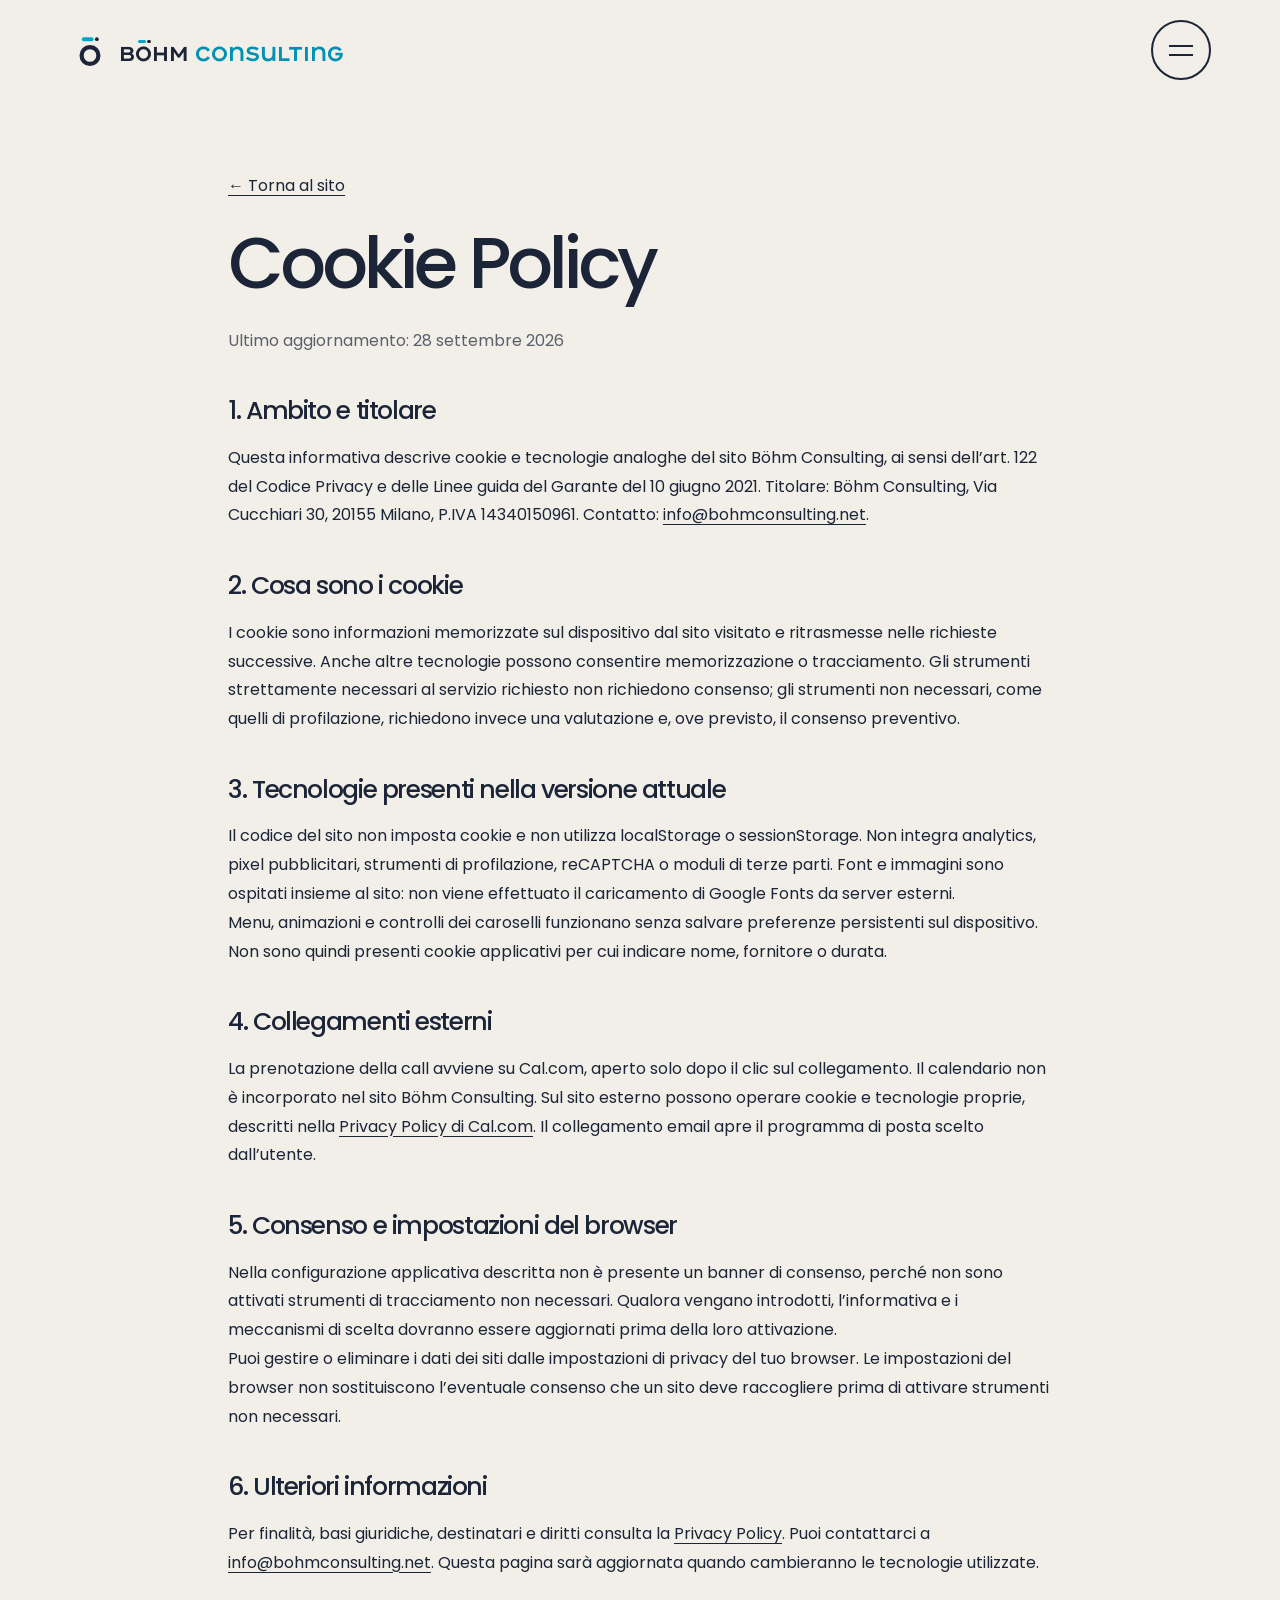
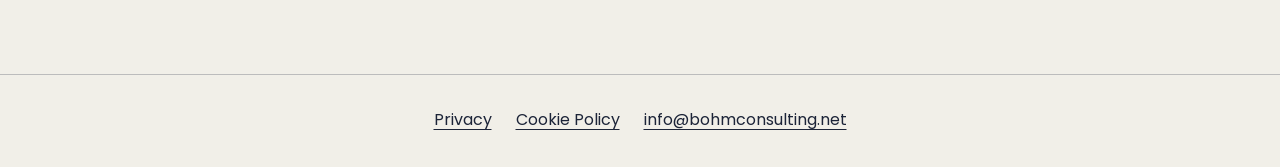
<file: bohm_website_v2/cookie.html>
<!doctype html><html lang="it"><head><meta charset="utf-8"><meta name="viewport" content="width=device-width,initial-scale=1"><meta name="robots" content="noindex"><title>Cookie Policy — Böhm Consulting</title><link rel="icon" href="assets/favicon.svg"><link rel="stylesheet" href="styles.css"><link rel="stylesheet" href="story.css?v=49"><link rel="stylesheet" href="policy.css?v=49"><script defer src="app.js?v=47"></script></head><body id="top" class="policy-page"><a class="skip-link" href="#policy-content">Vai al contenuto</a>  <header class="site-header">
   <div class="wrap nav-wrap">
    <a aria-label="Böhm Consulting" class="logo on-paper" href="index.html#top">
     <svg aria-hidden="true" class="mark" viewbox="0 0 100 100">
      <rect fill="#00A5CA" height="9.4" rx="4.7" width="27.8" x="30.6" y="19.6">
      </rect>
      <circle cx="66.3" cy="24.3" fill="#1C2438" r="4.5">
      </circle>
      <circle cx="50" cy="63" fill="none" r="20" stroke="#1C2438" stroke-width="10">
      </circle>
     </svg>
     <span class="wordmark">B<span class="uml">O</span>HM <span class="cw">consuLTInG</span></span>
    </a>
    <button aria-controls="navigation" aria-expanded="false" aria-label="Apri menu" class="menu-toggle">
     <span>
     </span>
     <span>
     </span>
    </button>
    <nav aria-label="Navigazione principale" id="navigation">
     <a href="index.html#metodo">
      Metodo
     </a>
     <a href="index.html#aree">
      Servizi
     </a>
     <a href="index.html#team">
      Chi siamo
     </a>
     <a href="index.html#proof">
      Clienti
     </a>
     <a class="nav-cta" href="index.html#chiusura">
      Parliamo
      <svg aria-hidden="true" class="arrow" viewbox="0 0 24 24">
       <path d="M4 12h15M13 5l7 7-7 7">
       </path>
      </svg>
     </a>
     <div class="menu-contact"><a href="mailto:info@bohmconsulting.net">info@bohmconsulting.net</a></div>
    </nav>
   </div>
  </header>
<main id="policy-content" class="policy-content"><a href="index.html">← Torna al sito</a><h1>Cookie Policy</h1><p class="policy-date">Ultimo aggiornamento: 28 settembre 2026</p><h2>1. Ambito e titolare</h2><p>Questa informativa descrive cookie e tecnologie analoghe del sito Böhm Consulting, ai sensi dell’art. 122 del Codice Privacy e delle Linee guida del Garante del 10 giugno 2021. Titolare: Böhm Consulting, Via Cucchiari 30, 20155 Milano, P.IVA 14340150961. Contatto: <a href="mailto:info@bohmconsulting.net">info@bohmconsulting.net</a>.</p>
<h2>2. Cosa sono i cookie</h2><p>I cookie sono informazioni memorizzate sul dispositivo dal sito visitato e ritrasmesse nelle richieste successive. Anche altre tecnologie possono consentire memorizzazione o tracciamento. Gli strumenti strettamente necessari al servizio richiesto non richiedono consenso; gli strumenti non necessari, come quelli di profilazione, richiedono invece una valutazione e, ove previsto, il consenso preventivo.</p>
<h2>3. Tecnologie presenti nella versione attuale</h2><p>Il codice del sito non imposta cookie e non utilizza localStorage o sessionStorage. Non integra analytics, pixel pubblicitari, strumenti di profilazione, reCAPTCHA o moduli di terze parti. Font e immagini sono ospitati insieme al sito: non viene effettuato il caricamento di Google Fonts da server esterni.</p><p>Menu, animazioni e controlli dei caroselli funzionano senza salvare preferenze persistenti sul dispositivo. Non sono quindi presenti cookie applicativi per cui indicare nome, fornitore o durata.</p>
<h2>4. Collegamenti esterni</h2><p>La prenotazione della call avviene su Cal.com, aperto solo dopo il clic sul collegamento. Il calendario non è incorporato nel sito Böhm Consulting. Sul sito esterno possono operare cookie e tecnologie proprie, descritti nella <a href="https://cal.com/privacy">Privacy Policy di Cal.com</a>. Il collegamento email apre il programma di posta scelto dall’utente.</p>
<h2>5. Consenso e impostazioni del browser</h2><p>Nella configurazione applicativa descritta non è presente un banner di consenso, perché non sono attivati strumenti di tracciamento non necessari. Qualora vengano introdotti, l’informativa e i meccanismi di scelta dovranno essere aggiornati prima della loro attivazione.</p><p>Puoi gestire o eliminare i dati dei siti dalle impostazioni di privacy del tuo browser. Le impostazioni del browser non sostituiscono l’eventuale consenso che un sito deve raccogliere prima di attivare strumenti non necessari.</p>
<h2>6. Ulteriori informazioni</h2><p>Per finalità, basi giuridiche, destinatari e diritti consulta la <a href="privacy.html">Privacy Policy</a>. Puoi contattarci a <a href="mailto:info@bohmconsulting.net">info@bohmconsulting.net</a>. Questa pagina sarà aggiornata quando cambieranno le tecnologie utilizzate.</p></main><footer class="policy-footer"><a href="privacy.html">Privacy</a><a href="cookie.html">Cookie Policy</a><a href="mailto:info@bohmconsulting.net">info@bohmconsulting.net</a></footer></body></html>
</file>
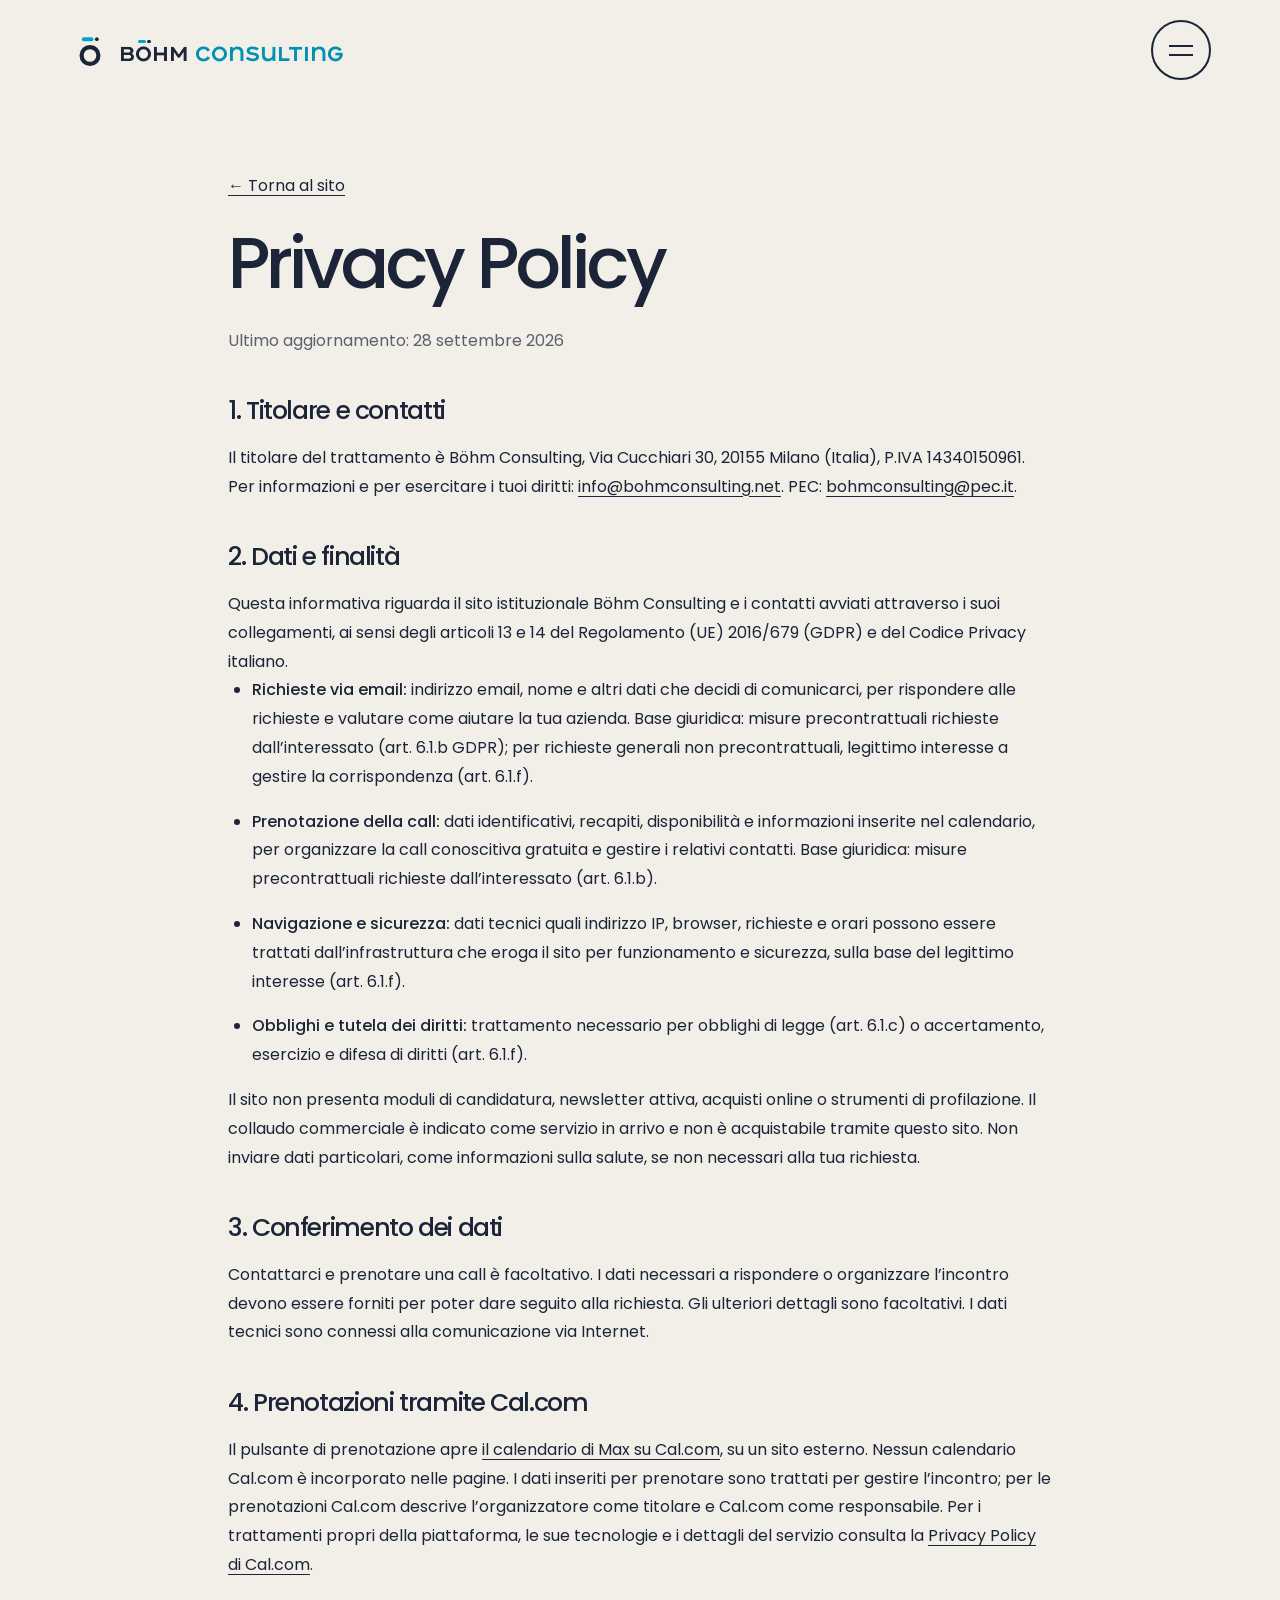
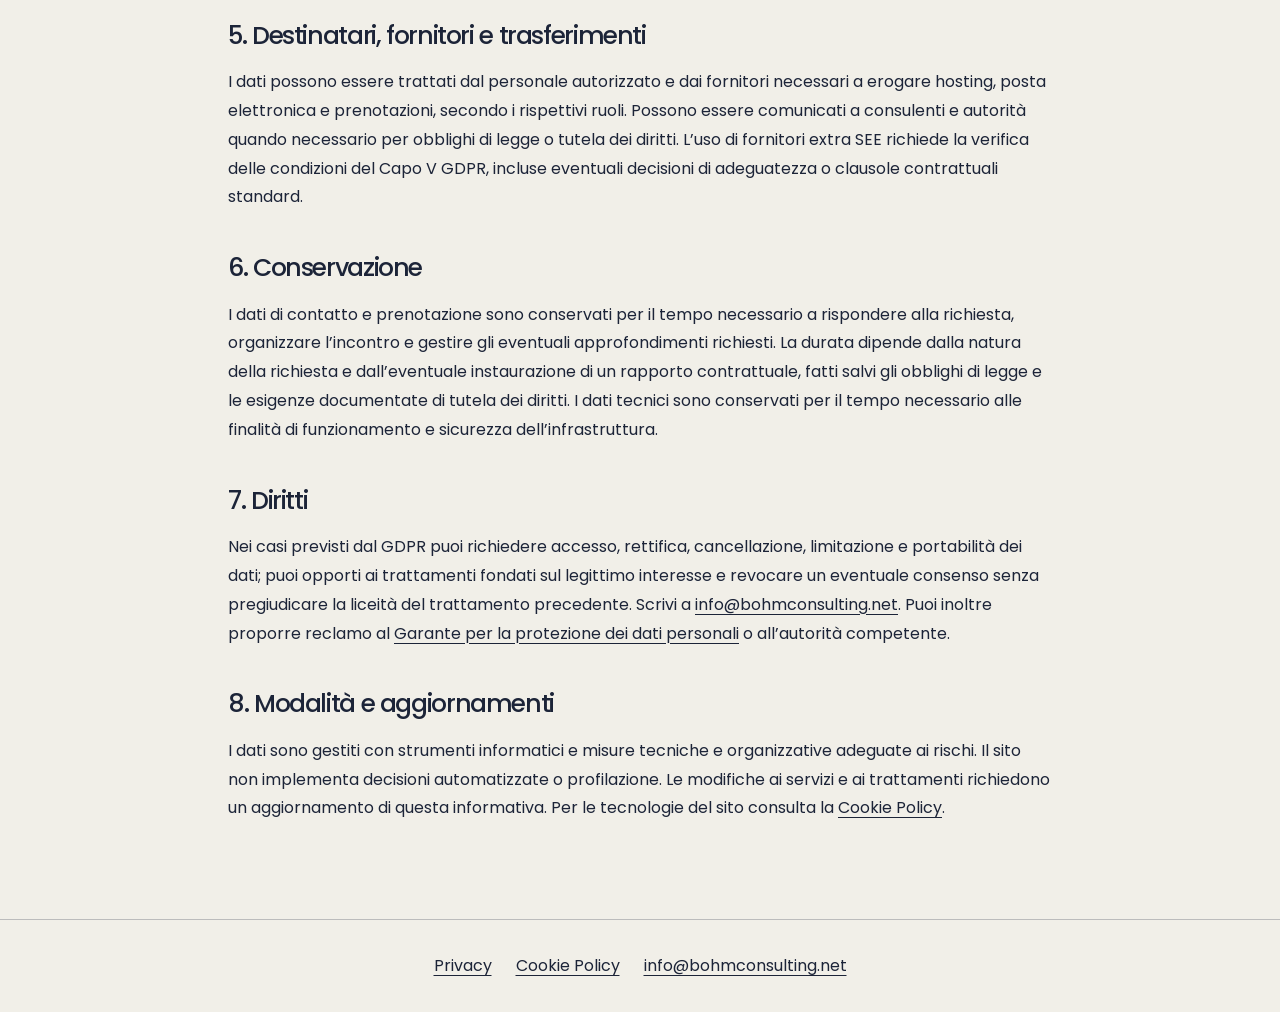
<file: bohm_website_v2/privacy.html>
<!doctype html><html lang="it"><head><meta charset="utf-8"><meta name="viewport" content="width=device-width,initial-scale=1"><meta name="robots" content="noindex"><title>Privacy Policy — Böhm Consulting</title><link rel="icon" href="assets/favicon.svg"><link rel="stylesheet" href="styles.css"><link rel="stylesheet" href="story.css?v=49"><link rel="stylesheet" href="policy.css?v=49"><script defer src="app.js?v=47"></script></head><body id="top" class="policy-page"><a class="skip-link" href="#policy-content">Vai al contenuto</a>  <header class="site-header">
   <div class="wrap nav-wrap">
    <a aria-label="Böhm Consulting" class="logo on-paper" href="index.html#top">
     <svg aria-hidden="true" class="mark" viewbox="0 0 100 100">
      <rect fill="#00A5CA" height="9.4" rx="4.7" width="27.8" x="30.6" y="19.6">
      </rect>
      <circle cx="66.3" cy="24.3" fill="#1C2438" r="4.5">
      </circle>
      <circle cx="50" cy="63" fill="none" r="20" stroke="#1C2438" stroke-width="10">
      </circle>
     </svg>
     <span class="wordmark">B<span class="uml">O</span>HM <span class="cw">consuLTInG</span></span>
    </a>
    <button aria-controls="navigation" aria-expanded="false" aria-label="Apri menu" class="menu-toggle">
     <span>
     </span>
     <span>
     </span>
    </button>
    <nav aria-label="Navigazione principale" id="navigation">
     <a href="index.html#metodo">
      Metodo
     </a>
     <a href="index.html#aree">
      Servizi
     </a>
     <a href="index.html#team">
      Chi siamo
     </a>
     <a href="index.html#proof">
      Clienti
     </a>
     <a class="nav-cta" href="index.html#chiusura">
      Parliamo
      <svg aria-hidden="true" class="arrow" viewbox="0 0 24 24">
       <path d="M4 12h15M13 5l7 7-7 7">
       </path>
      </svg>
     </a>
     <div class="menu-contact"><a href="mailto:info@bohmconsulting.net">info@bohmconsulting.net</a></div>
    </nav>
   </div>
  </header>
<main id="policy-content" class="policy-content"><a href="index.html">← Torna al sito</a><h1>Privacy Policy</h1><p class="policy-date">Ultimo aggiornamento: 28 settembre 2026</p><h2>1. Titolare e contatti</h2><p>Il titolare del trattamento è Böhm Consulting, Via Cucchiari 30, 20155 Milano (Italia), P.IVA 14340150961. Per informazioni e per esercitare i tuoi diritti: <a href="mailto:info@bohmconsulting.net">info@bohmconsulting.net</a>. PEC: <a href="mailto:bohmconsulting@pec.it">bohmconsulting@pec.it</a>.</p>
<h2>2. Dati e finalità</h2><p>Questa informativa riguarda il sito istituzionale Böhm Consulting e i contatti avviati attraverso i suoi collegamenti, ai sensi degli articoli 13 e 14 del Regolamento (UE) 2016/679 (GDPR) e del Codice Privacy italiano.</p><ul><li><strong>Richieste via email:</strong> indirizzo email, nome e altri dati che decidi di comunicarci, per rispondere alle richieste e valutare come aiutare la tua azienda. Base giuridica: misure precontrattuali richieste dall’interessato (art. 6.1.b GDPR); per richieste generali non precontrattuali, legittimo interesse a gestire la corrispondenza (art. 6.1.f).</li><li><strong>Prenotazione della call:</strong> dati identificativi, recapiti, disponibilità e informazioni inserite nel calendario, per organizzare la call conoscitiva gratuita e gestire i relativi contatti. Base giuridica: misure precontrattuali richieste dall’interessato (art. 6.1.b).</li><li><strong>Navigazione e sicurezza:</strong> dati tecnici quali indirizzo IP, browser, richieste e orari possono essere trattati dall’infrastruttura che eroga il sito per funzionamento e sicurezza, sulla base del legittimo interesse (art. 6.1.f).</li><li><strong>Obblighi e tutela dei diritti:</strong> trattamento necessario per obblighi di legge (art. 6.1.c) o accertamento, esercizio e difesa di diritti (art. 6.1.f).</li></ul><p>Il sito non presenta moduli di candidatura, newsletter attiva, acquisti online o strumenti di profilazione. Il collaudo commerciale è indicato come servizio in arrivo e non è acquistabile tramite questo sito. Non inviare dati particolari, come informazioni sulla salute, se non necessari alla tua richiesta.</p>
<h2>3. Conferimento dei dati</h2><p>Contattarci e prenotare una call è facoltativo. I dati necessari a rispondere o organizzare l’incontro devono essere forniti per poter dare seguito alla richiesta. Gli ulteriori dettagli sono facoltativi. I dati tecnici sono connessi alla comunicazione via Internet.</p>
<h2>4. Prenotazioni tramite Cal.com</h2><p>Il pulsante di prenotazione apre <a href="https://cal.com/maxbohm/30min">il calendario di Max su Cal.com</a>, su un sito esterno. Nessun calendario Cal.com è incorporato nelle pagine. I dati inseriti per prenotare sono trattati per gestire l’incontro; per le prenotazioni Cal.com descrive l’organizzatore come titolare e Cal.com come responsabile. Per i trattamenti propri della piattaforma, le sue tecnologie e i dettagli del servizio consulta la <a href="https://cal.com/privacy">Privacy Policy di Cal.com</a>.</p>
<h2>5. Destinatari, fornitori e trasferimenti</h2><p>I dati possono essere trattati dal personale autorizzato e dai fornitori necessari a erogare hosting, posta elettronica e prenotazioni, secondo i rispettivi ruoli. Possono essere comunicati a consulenti e autorità quando necessario per obblighi di legge o tutela dei diritti. L’uso di fornitori extra SEE richiede la verifica delle condizioni del Capo V GDPR, incluse eventuali decisioni di adeguatezza o clausole contrattuali standard.</p>
<h2>6. Conservazione</h2><p>I dati di contatto e prenotazione sono conservati per il tempo necessario a rispondere alla richiesta, organizzare l’incontro e gestire gli eventuali approfondimenti richiesti. La durata dipende dalla natura della richiesta e dall’eventuale instaurazione di un rapporto contrattuale, fatti salvi gli obblighi di legge e le esigenze documentate di tutela dei diritti. I dati tecnici sono conservati per il tempo necessario alle finalità di funzionamento e sicurezza dell’infrastruttura.</p>
<h2>7. Diritti</h2><p>Nei casi previsti dal GDPR puoi richiedere accesso, rettifica, cancellazione, limitazione e portabilità dei dati; puoi opporti ai trattamenti fondati sul legittimo interesse e revocare un eventuale consenso senza pregiudicare la liceità del trattamento precedente. Scrivi a <a href="mailto:info@bohmconsulting.net">info@bohmconsulting.net</a>. Puoi inoltre proporre reclamo al <a href="https://www.garanteprivacy.it/">Garante per la protezione dei dati personali</a> o all’autorità competente.</p>
<h2>8. Modalità e aggiornamenti</h2><p>I dati sono gestiti con strumenti informatici e misure tecniche e organizzative adeguate ai rischi. Il sito non implementa decisioni automatizzate o profilazione. Le modifiche ai servizi e ai trattamenti richiedono un aggiornamento di questa informativa. Per le tecnologie del sito consulta la <a href="cookie.html">Cookie Policy</a>.</p></main><footer class="policy-footer"><a href="privacy.html">Privacy</a><a href="cookie.html">Cookie Policy</a><a href="mailto:info@bohmconsulting.net">info@bohmconsulting.net</a></footer></body></html>
</file>
<file: bohm_website_v2/styles.css>
@font-face {
  font-family:Poppins;
  src:url('assets/fonts/Poppins-Regular.ttf') format('truetype');
  font-style:normal;
  font-weight:400;
  font-display:swap;
}

@font-face {
  font-family:Poppins;
  src:url('assets/fonts/Poppins-Medium.ttf') format('truetype');
  font-style:normal;
  font-weight:500;
  font-display:swap;
}

@font-face {
  font-family:Poppins;
  src:url('assets/fonts/Poppins-SemiBold.ttf') format('truetype');
  font-style:normal;
  font-weight:600 900;
  font-display:swap;
}

@font-face {
  font-family:Mixcase;
  src:url('assets/fonts/Mixcase-Mixed.otf') format('opentype');
  font-weight:400 700;
  font-display:swap;
}

:root {
  --paper:#f1efe8;
  --cyan:#00a5ca;
  --navy:#28324a;
  --ink:#1c2438;
  --ice:#45d5e9;
  --space-1:8px;
  --space-2:16px;
  --space-3:24px;
  --space-4:32px;
  --space-6:48px;
  --space-8:64px;
  --space-12:96px;
  --space-16:128px;
  --space-20:160px;
  --gutter:clamp(24px,5.4vw,80px);
  --section-space:clamp(80px,9vw,144px);
  --rule:rgba(28,36,56,.25);
  --ease:cubic-bezier(.22,.68,0,1.01);
}

* {
  box-sizing:border-box;
}

html {
  scroll-behavior:smooth;
  scroll-padding-top:106px;
}

body {
  margin:0;
  font-family:Poppins,Arial,sans-serif;
  background:var(--paper);
  color:var(--ink);
  font-size:16px;
  line-height:1.65;
  -webkit-font-smoothing:antialiased;
}

::selection {
  background:var(--cyan);
  color:var(--ink);
}

button,input {
  font:inherit;
}

button,a {
  -webkit-tap-highlight-color:transparent;
}

button {
  cursor:pointer;
}

button:disabled,input:disabled {
  cursor:not-allowed;
}

a {
  color:inherit;
  text-underline-offset:.25em;
  text-decoration-thickness:1px;
}

a,button {
  touch-action:manipulation;
}

img,svg {
  max-width:100%;
  display:block;
}

h1,h2,h3,p,figure {
  margin:0;
}

h1,h2,h3 {
  font-weight:500;
}

h1,h2 {
  letter-spacing:-.055em;
  line-height:1.08;
  text-wrap:balance;
}

h2 {
  font-size:clamp(38px,4.8vw,70px);
  max-width:1050px;
}

h3 {
  font-size:clamp(22px,2.1vw,30px);
  line-height:1.2;
  letter-spacing:-.035em;
}

p {
  max-width:65ch;
}

ul,ol {
  margin:0;
  padding:0;
}

b,strong {
  font-weight:500;
}

a:focus-visible,button:focus-visible,input:focus-visible,[tabindex]:focus-visible {
  outline:3px solid currentColor;
  outline-offset:6px;
}

.wrap {
  width:min(100% - var(--gutter)*2,1440px);
  margin-inline:auto;
}

.section {
  padding-block:var(--section-space);
}

.paper {
  background:var(--paper);
  color:var(--ink);
}

.ink {
  background:var(--ink);
  color:var(--paper);
  --rule:rgba(241,239,232,.25);
}

.cyan {
  background:var(--cyan);
  color:var(--ink);
}

.lead {
  font-size:clamp(17px,1.5vw,21px);
  line-height:1.7;
}

.section h2+.lead {
  margin-top:32px;
}

.arrow {
  width:23px;
  height:23px;
  flex:none;
  fill:none;
  stroke:currentColor;
  stroke-width:1.5;
}

.btn {
  display:inline-flex;
  align-items:center;
  justify-content:space-between;
  gap:24px;
  min-height:56px;
  padding:17px 25px;
  background:var(--ink);
  color:var(--paper);
  border:1px solid transparent;
  border-radius:999px;
  text-decoration:none;
  font-size:14px;
  font-weight:500;
  line-height:1.5;
  text-align:left;
  transition:background .2s,color .2s;
}

.btn:hover {
  background:var(--navy);
}

.btn .arrow {
  transition:transform .2s var(--ease);
}

.btn:hover .arrow {
  transform:translateX(4px);
}

.btn.ghost {
  border-radius:0;
  background:none;
  color:inherit;
  padding:15px 0;
  border-bottom:1px solid var(--rule);
}

.btn.ghost:hover {
  border-bottom-color:currentColor;
}

.ink .btn {
  background:var(--paper);
  color:var(--ink);
}

.row {
  display:flex;
  flex-direction:column;
  align-items:flex-start;
  gap:10px;
}

.skip-link {
  position:fixed;
  z-index:30;
  left:24px;
  top:12px;
  background:var(--ink);
  color:var(--paper);
  padding:16px;
  transform:translateY(-160%);
}

.skip-link:focus {
  transform:none;
}

/* The logo is reproduced from the brand specification, independent of page type. */
.logo {
  display:inline-flex;
  align-items:center;
  gap:8px;
  font-family:Mixcase,serif;
  font-size:27px;
  font-weight:600;
  line-height:1;
  text-decoration:none;
  white-space:nowrap;
}

.logo .mark {
  width:42px;
  height:42px;
  flex:none;
}

.wordmark {
  transform:translateY(3px);
}

.logo .cw {
  font-weight:400;
}

.on-paper {
  color:var(--ink);
}

.on-paper .cw {
  color:#0091b4;
}

.on-ink {
  color:#fff;
}

.on-ink .cw {
  color:var(--ice);
}

.uml {
  position:relative;
}

.uml:before,.uml:after {
  content:"";
  position:absolute;
  pointer-events:none;
}

.uml:before {
  left:.1em;
  top:.051em;
  width:.317em;
  height:.112em;
  border-radius:.056em;
  background:var(--cyan);
}

.uml:after {
  left:.455em;
  top:.05em;
  width:.115em;
  height:.115em;
  border-radius:50%;
  background:var(--ink);
}

.on-ink .uml:before {
  background:var(--ice);
}

.on-ink .uml:after {
  background:#fff;
}

.payoff {
  font-family:Mixcase,serif;
  font-size:17px;
  letter-spacing:.05em;
  margin-top:20px;
}

.site-header {
  position:sticky;
  top:0;
  z-index:20;
  background:var(--paper);
  border-bottom:1px solid transparent;
  transition:border-color .2s;
}

.site-header.scrolled {
  border-color:var(--rule);
}

.nav-wrap {
  display:flex;
  align-items:center;
  justify-content:space-between;
  min-height:102px;
  gap:40px;
}

nav {
  display:flex;
  align-items:center;
  gap:clamp(20px,2.5vw,40px);
  font-size:14px;
}

nav>a {
  text-decoration:none;
  white-space:nowrap;
  position:relative;
}

nav>a:not(.nav-cta):after {
  content:"";
  position:absolute;
  bottom:-5px;
  left:0;
  width:100%;
  height:1px;
  background:currentColor;
  transform:scaleX(0);
  transform-origin:left;
  transition:transform .2s;
}

nav>a:hover:after {
  transform:scaleX(1);
}

.nav-cta {
  display:flex;
  align-items:center;
  gap:22px;
  border:1px solid var(--ink);
  border-radius:99px;
  padding:10px 20px;
}

.nav-cta:hover {
  background:var(--ink);
  color:var(--paper);
}

.menu-toggle {
  display:none;
}

/* Hero: a complete Böhm Ö, intersected by a scroll-driven working line. */
.hero {
  overflow:hidden;
}

.hero-grid {
  display:grid;
  grid-template-columns:repeat(12,1fr);
  column-gap:24px;
  align-items:center;
  padding-top:clamp(74px,8vw,125px);
  padding-bottom:96px;
  position:relative;
  min-height:min(890px,calc(100svh - 102px));
}

.hero-copy {
  grid-column:1/8;
  position:relative;
  z-index:1;
}

.hero h1 {
  font-size:clamp(58px,6.8vw,104px);
  line-height:1.045;
  letter-spacing:-.065em;
  margin-bottom:32px;
}

.hero h1 span {
  display:block;
}

.hero .lead {
  max-width:51ch;
  font-size:clamp(16px,1.27vw,18px);
  line-height:1.75;
}

.hero .row {
  margin-top:32px;
}

.hero-visual {
  grid-column:8/-1;
  align-self:start;
  margin-top:-12px;
  margin-left:-6%;
  width:116%;
  position:relative;
}

.hero-visual svg {
  width:100%;
  overflow:visible;
}

.construction {
  stroke:var(--ink);
  stroke-width:.65;
  opacity:.18;
  stroke-dasharray:3 8;
}

.guide-ring {
  stroke:var(--ink);
  stroke-width:.6;
  opacity:.2;
}

.o-ring {
  stroke:var(--ink);
  stroke-width:72;
}

.o-bar {
  fill:var(--cyan);
}

.o-dot {
  fill:var(--ink);
}

.hero-route {
  stroke:var(--cyan);
  stroke-width:12;
  stroke-linecap:round;
  stroke-dasharray:1;
  stroke-dashoffset:var(--route-offset,0);
}

.route-node {
  fill:var(--cyan);
}

/* Proof is intentionally compact, without another headline. */
#proof {
  padding-block:56px 64px;
}

.logos {
  overflow-x:auto;
  scrollbar-width:thin;
  scrollbar-color:var(--ice) var(--ink);
  padding-bottom:12px;
}

.logos-track {
  display:flex;
  gap:14px;
  min-width:840px;
}

.logo-slot {
  flex:1;
  min-width:126px;
  height:90px;
  padding:18px;
  background:var(--paper);
  display:flex;
  align-items:center;
  justify-content:center;
}

.logo-slot img {
  width:100%;
  height:52px;
  object-fit:contain;
}

.logo-placeholder {
  color:var(--ink);
  flex-direction:column;
  gap:4px;
  border:1px dashed var(--paper);
  background:transparent;
  color:var(--paper);
}

.logo-placeholder span {
  font-size:21px;
}

.logo-placeholder small {
  font-size:10px;
}

.stats {
  display:grid;
  grid-template-columns:repeat(4,1fr);
  gap:32px;
  margin-top:52px;
}

.stat {
  border-top:1px solid var(--rule);
  padding-top:20px;
}

.stat b {
  font-size:clamp(48px,5vw,74px);
  letter-spacing:-.065em;
  line-height:1.2;
  display:block;
}

.stat span {
  font-size:14px;
  display:block;
  margin-top:8px;
}

#flusso h2 {
  max-width:880px;
}

#flusso .lead {
  max-width:690px;
}

.stations {
  display:grid;
  grid-template-columns:repeat(4,1fr);
  margin:72px 0 48px;
}

.stations>div {
  position:relative;
  padding:28px 32px 0 0;
  font-size:15px;
  border-top:2px solid var(--ink);
  line-height:1.7;
}

.stations>div:last-child {
  padding-right:0;
}

.stations b {
  display:block;
  font-size:23px;
  letter-spacing:-.025em;
  margin-bottom:14px;
}

.station-node {
  position:absolute;
  width:15px;
  height:15px;
  border-radius:50%;
  background:var(--paper);
  border:3px solid var(--ink);
  top:-9px;
  left:0;
}

.stations>div:last-child .station-node {
  background:var(--cyan);
  border-color:var(--cyan);
}

#riconosci .wrap {
  display:grid;
  grid-template-columns:5fr 7fr;
  gap:64px;
}

#riconosci h2 {
  font-size:clamp(38px,4.5vw,64px);
}

#riconosci ol {
  list-style:none;
}

#riconosci li {
  border-top:1px solid var(--rule);
  padding:26px 0 32px;
}

#riconosci li b {
  font-size:clamp(21px,2vw,29px);
  line-height:1.35;
  letter-spacing:-.025em;
  display:block;
  margin-bottom:12px;
}

#riconosci li p {
  font-size:15px;
  opacity:.8;
}

#riconosci .lead {
  grid-column:2;
  font-size:24px;
  line-height:1.5;
  max-width:29ch;
  padding-top:20px;
}

#tesi .wrap {
  display:grid;
  grid-template-columns:1fr 1fr;
  gap:56px 64px;
}

#tesi h2 {
  grid-column:1/-1;
  max-width:1050px;
}

.system-diagram {
  grid-column:1;
  align-self:center;
}

.system-diagram svg {
  width:100%;
}

.system-diagram .loose {
  stroke:var(--ink);
  stroke-width:2;
}

.loose circle {
  fill:var(--paper);
}

.joining {
  stroke:var(--ink);
  stroke-width:1;
  opacity:.5;
}

.connected {
  stroke:var(--cyan);
  stroke-width:3;
}

.connected circle {
  fill:var(--paper);
}

#tesi ul {
  list-style:none;
  grid-column:2;
  padding-left:24px;
  border-left:1px solid var(--rule);
}

#tesi li {
  padding:12px 0;
  font-size:18px;
}

#tesi .lead {
  grid-column:2;
  font-size:20px;
}

#pilastri h2 {
  max-width:950px;
}

.pillars {
  display:grid;
  grid-template-columns:repeat(3,1fr);
  gap:48px;
  margin-top:72px;
}

.pillar h3 {
  font-size:36px;
  margin-bottom:20px;
}

.pillar p {
  font-size:16px;
  max-width:29ch;
}

.pillar-symbol {
  position:relative;
  width:100px;
  height:80px;
  margin-bottom:38px;
}

.pillar-symbol i {
  display:block;
  position:absolute;
  border:3px solid var(--ink);
  border-radius:50%;
  width:60px;
  height:60px;
  top:10px;
  left:20px;
}

.symbol-0 i:nth-child(2) {
  width:26px;
  height:26px;
  top:27px;
  left:37px;
}

.symbol-0 i:nth-child(3) {
  height:3px;
  width:100px;
  left:0;
  top:38px;
  border-width:0;
  background:var(--ink);
}

.symbol-1 i {
  width:47px;
  height:47px;
  top:15px;
  left:0;
}

.symbol-1 i:nth-child(2) {
  left:26px;
}

.symbol-1 i:nth-child(3) {
  left:52px;
}

.symbol-2 i {
  width:43px;
  height:43px;
  top:30px;
  left:3px;
}

.symbol-2 i:nth-child(2) {
  left:50px;
}

.symbol-2 i:nth-child(3) {
  left:27px;
  top:0;
}

#aree h2 {
  max-width:870px;
}

.cards {
  display:grid;
  grid-template-columns:repeat(3,minmax(0,1fr));
  margin-top:64px;
}

.card {
  min-width:0;
}

.cards .card {
  padding:30px 30px 28px;
  border-top:1px solid var(--rule);
  border-left:1px solid var(--rule);
}

.cards .card:first-child {
  border-left:0;
  padding-left:0;
}

.cards .card:last-child {
  padding-right:0;
}

.card h3 {
  margin-bottom:30px;
  min-height:2.4em;
}

.card ul {
  list-style:none;
}

.card li {
  font-size:15px;
  padding:12px 0;
  border-bottom:1px solid var(--rule);
  line-height:1.6;
}

.card .ai {
  margin-top:32px;
  font-size:14px;
  font-weight:500;
  display:flex;
  gap:10px;
  align-items:baseline;
}

.ai:before {
  content:"";
  width:8px;
  height:8px;
  border-radius:50%;
  background:var(--cyan);
  flex:none;
}

#aree .card {
  display:flex;
  flex-direction:column;
}

#aree .ai {
  margin-top:auto;
  padding-top:32px;
}

#metodo .wrap {
  display:grid;
  grid-template-columns:5fr 7fr;
  gap:80px;
}

#metodo h2 {
  font-size:clamp(40px,4.8vw,66px);
  align-self:start;
}

.steps {
  list-style:none;
}

.steps li {
  display:grid;
  grid-template-columns:50px 1fr;
  gap:18px;
  padding:26px 0;
  border-top:1px solid var(--rule);
}

.steps li>span {
  color:var(--ice);
  font-size:14px;
  padding-top:5px;
}

.steps b {
  font-size:clamp(25px,2.8vw,39px);
  letter-spacing:-.035em;
  line-height:1.3;
}

.steps li>div {
  font-size:15px;
  line-height:1.9;
}

.steps li:last-child {
  border-bottom:1px solid var(--rule);
}

#case h2 {
  font-size:clamp(70px,12vw,172px);
  letter-spacing:-.07em;
}

#case .cards {
  margin-top:52px;
}

#case h3 {
  font-size:20px;
  min-height:0;
  margin-bottom:28px;
}

.empty {
  height:150px;
  border:1px dashed var(--rule);
  display:flex;
  align-items:center;
  justify-content:center;
  font-size:12px;
  color:var(--ink);
  opacity:.7;
}

.team {
  display:grid;
  grid-template-columns:repeat(3,minmax(0,1fr));
  gap:32px;
  margin-top:64px;
}

.portrait {
  aspect-ratio:1/1;
  overflow:hidden;
  background:var(--paper);
  margin-bottom:28px;
}

.portrait img {
  width:100%;
  height:100%;
  object-fit:cover;
}

.person h3 {
  font-size:clamp(21px,2vw,29px);
  margin-bottom:12px;
}

.person p {
  font-size:15px;
  max-width:31ch;
}

.quotes {
  display:grid;
  grid-template-columns:1fr 1fr;
  gap:0 64px;
  margin-top:64px;
}

.quote {
  border-top:1px solid var(--rule);
  padding:36px 0 52px;
  display:flex;
  flex-direction:column;
  align-items:flex-start;
}

.quote blockquote {
  margin:0;
  font-size:clamp(22px,2.4vw,33px);
  letter-spacing:-.035em;
  line-height:1.45;
  max-width:30ch;
}

.quote figcaption {
  margin-top:auto;
  padding-top:28px;
  font-size:13px;
}

#collaudo .wrap {
  position:relative;
  padding-right:35%;
}

#collaudo h2 {
  font-size:clamp(48px,6.6vw,94px);
}

#collaudo .lead {
  margin:32px 0;
  max-width:43ch;
}

.collaudo-mark {
  position:absolute;
  right:0;
  top:50%;
  transform:translateY(-50%);
  width:clamp(160px,22vw,310px);
  aspect-ratio:1;
  border:clamp(20px,3.6vw,52px) solid var(--paper);
  border-radius:50%;
}

.collaudo-mark:before {
  content:"";
  position:absolute;
  width:65%;
  height:15%;
  background:var(--ice);
  border-radius:999px;
  left:-8%;
  top:-57%;
}

.collaudo-mark:after {
  content:"";
  position:absolute;
  width:15%;
  height:15%;
  background:var(--paper);
  border-radius:50%;
  right:0;
  top:-57%;
}

.collaudo-mark span {
  position:absolute;
  left:-60%;
  right:-25%;
  height:5px;
  top:50%;
  background:var(--ice);
}

.two {
  display:grid;
  grid-template-columns:1fr 1fr;
  gap:80px;
}

.path+ .path {
  border-left:1px solid var(--rule);
  padding-left:64px;
}

.path .kicker {
  font-size:13px;
  margin-bottom:32px;
}

.path h2 {
  font-size:clamp(38px,4vw,58px);
  max-width:12ch;
  margin-bottom:24px;
}

.path>p:not(.kicker):not(.pending-note) {
  font-size:16px;
  min-height:56px;
}

.path .btn {
  margin-top:28px;
}

.pending-note {
  font-size:11px;
  line-height:1.6;
  opacity:.7;
  margin-top:16px;
}

footer.section {
  padding-block:72px 0;
  overflow:hidden;
}

.foot {
  display:grid;
  grid-template-columns:1.2fr .85fr .85fr 1.25fr;
  gap:32px;
}

.fcol h3 {
  font-size:15px;
  margin-bottom:24px;
}

.fcol ul {
  list-style:none;
}

.fcol li {
  font-size:13px;
  margin-bottom:12px;
}

.fcol a:not(.logo) {
  text-decoration:none;
}

.fcol a:hover {
  text-decoration:underline;
}

.fcol p {
  font-size:13px;
}

.fcol .payoff {
  font-size:16px;
}

.fcol .logo {
  font-size:25px;
  flex-wrap:wrap;
  gap:0;
}

.fcol .logo .mark {
  width:36px;
}

.fcol .logo .wordmark {
  display:block;
}

.legal {
  grid-column:1/-1;
  font-size:11px;
  padding-top:32px;
  margin-top:20px;
  border-top:1px solid var(--rule);
  max-width:none;
}

.text-button {
  padding:5px 0;
  border:0;
  color:inherit;
  font:inherit;
  background:none;
  text-decoration:underline;
  text-underline-offset:4px;
}

.newsletter {
  margin-top:20px;
}

.newsletter label {
  position:absolute;
  clip-path:inset(50%);
  width:1px;
  height:1px;
  overflow:hidden;
}

.email-line {
  display:flex;
  border-bottom:1px solid var(--rule);
  min-height:48px;
}

.email-line input {
  min-width:0;
  width:100%;
  background:none;
  border:0;
  color:var(--paper);
  font-size:13px;
}

.email-line input::placeholder {
  color:var(--paper);
  opacity:.6;
}

.email-line button {
  background:none;
  border:0;
  color:var(--paper);
  font-size:12px;
}

.newsletter .pending-note {
  font-size:10px;
}

.footer-mark {
  font-family:Mixcase,serif;
  font-size:clamp(130px,27vw,420px);
  line-height:.9;
  letter-spacing:-.05em;
  padding-top:72px;
  transform:translateY(.13em);
  color:var(--paper);
  text-align:center;
}

.footer-mark span {
  color:var(--ice);
}

dialog {
  position:fixed;
  width:min(530px,calc(100% - 40px));
  max-height:80svh;
  padding:56px 36px 36px;
  background:var(--paper);
  color:var(--ink);
  border:1px solid var(--ink);
  margin:auto;
}

dialog::backdrop {
  background:rgba(28,36,56,.65);
}

dialog h2 {
  font-size:35px;
  line-height:1.2;
  margin-bottom:20px;
}

dialog p {
  font-size:15px;
}

dialog .btn {
  margin-top:28px;
}

.dialog-close {
  position:absolute;
  right:14px;
  top:10px;
  font-size:30px;
  background:none;
  border:0;
  width:44px;
  height:44px;
  color:inherit;
}

@media(min-width:1600px) {
  .hero-grid {
    padding-block:125px;
    min-height:850px;
  }
}

@media(max-width:1100px) {
  .logo {
    font-size:24px;
  }
  .nav-wrap {
    gap:24px;
  }
  nav {
    gap:20px;
    font-size:12px;
  }
  .hero-grid {
    gap:20px;
  }
  .hero h1 {
    font-size:clamp(54px,7.2vw,82px);
  }
  .hero-visual {
    grid-column:9/-1;
    width:150%;
    margin-left:-24%;
    margin-top:20px;
  }
  .hero-copy {
    grid-column:1/9;
  }
  #riconosci .wrap,#metodo .wrap {
    gap:40px;
  }
  .foot {
    grid-template-columns:1fr 1fr 1fr;
  }
  .fcol:first-child {
    grid-column:1/-1;
    display:flex;
    align-items:center;
    justify-content:space-between;
    margin-bottom:30px;
  }
  .fcol:first-child .payoff {
    margin:0;
  }
  .fcol .logo {
    flex-wrap:nowrap;
  }
  .two {
    gap:40px;
  }
  .path+ .path {
    padding-left:40px;
  }
}

@media(max-width:800px) {
  html {
    scroll-padding-top:84px;
  }
  .nav-wrap {
    min-height:80px;
  }
  .logo {
    font-size:25px;
  }
  .logo .mark {
    width:37px;
    height:37px;
  }
  .menu-toggle {
    display:flex;
    flex-direction:column;
    justify-content:center;
    align-items:center;
    gap:6px;
    width:46px;
    height:46px;
    border-radius:50%;
    border:1px solid var(--ink);
    background:none;
    color:var(--ink);
    flex:none;
  }
  .menu-toggle span {
    width:19px;
    height:1px;
    background:currentColor;
    transition:transform .2s;
  }
  .menu-toggle[aria-expanded=true] span:first-child {
    transform:translateY(3.5px) rotate(45deg);
  }
  .menu-toggle[aria-expanded=true] span:last-child {
    transform:translateY(-3.5px) rotate(-45deg);
  }
  nav {
    display:none;
    position:absolute;
    top:80px;
    left:0;
    right:0;
    background:var(--paper);
    padding:32px var(--gutter) 40px;
    border-bottom:1px solid var(--rule);
    gap:0;
    max-height:calc(100svh - 80px);
    overflow-y:auto;
  }
  nav.open {
    display:flex;
    flex-direction:column;
    align-items:stretch;
  }
  nav>a {
    font-size:26px;
    padding:14px 0;
    border-top:1px solid var(--rule);
  }
  nav .nav-cta {
    font-size:18px;
    padding:14px 20px;
    margin-top:24px;
    align-self:flex-start;
  }
  .hero-grid {
    padding-top:64px;
    padding-bottom:72px;
    min-height:0;
  }
  .hero h1 {
    font-size:clamp(52px,7.8vw,64px);
  }
  .hero-copy {
    grid-column:1/10;
  }
  .hero-visual {
    grid-column:10/-1;
    margin-left:-38%;
    width:190%;
    margin-top:10px;
  }
  .hero .lead {
    max-width:46ch;
  }
  .hero .row {
    max-width:480px;
  }
  .stats {
    gap:24px;
  }
  .stat span {
    font-size:12px;
  }
  .stations {
    grid-template-columns:1fr 1fr;
    gap:48px 0;
  }
  .stations>div:nth-child(2) {
    padding-right:0;
  }
  #riconosci .wrap,#tesi .wrap,#metodo .wrap {
    grid-template-columns:1fr;
    gap:40px;
  }
  #riconosci .lead,#tesi h2,#tesi ul,#tesi .lead,.system-diagram {
    grid-column:1;
  }
  #riconosci h2 {
    max-width:15ch;
  }
  #riconosci .lead {
    max-width:35ch;
  }
  #tesi ul {
    border-left:0;
    padding:0;
  }
  .system-diagram {
    max-width:550px;
  }
  #tesi .lead {
    max-width:45ch;
  }
  .pillars {
    gap:24px;
  }
  .pillar h3 {
    font-size:28px;
  }
  .pillar p {
    font-size:14px;
  }
  .cards .card {
    padding-inline:20px;
  }
  .card h3 {
    font-size:23px;
    overflow-wrap:normal;
  }
  .card li {
    font-size:13px;
  }
  .team {
    gap:20px;
  }
  .person h3 {
    font-size:21px;
  }
  .person p {
    font-size:13px;
  }
  .quotes {
    gap:0 32px;
  }
  .two {
    gap:32px;
  }
  .path+ .path {
    padding-left:32px;
  }
  .path h2 {
    font-size:37px;
  }
  .path .btn {
    font-size:13px;
    padding-inline:20px;
  }
  .path .btn.ghost {
    padding-inline:0;
  }
  #collaudo .wrap {
    padding-right:28%;
  }
  .collaudo-mark {
    width:150px;
  }
  .foot {
    gap:28px;
  }
  .footer-mark {
    padding-top:56px;
  }
}

@media(max-width:560px) {
  :root {
    --gutter:24px;
    --section-space:80px;
  }
  .logo {
    font-size:23px;
    gap:5px;
  }
  .logo .mark {
    width:31px;
    height:34px;
  }
  .nav-wrap {
    gap:12px;
    min-height:76px;
  }
  .menu-toggle {
    width:43px;
    height:43px;
  }
  nav {
    top:76px;
  }
  .hero-grid {
    display:flex;
    flex-direction:column;
    align-items:stretch;
    gap:0;
    padding-top:28px;
    padding-bottom:64px;
  }
  .hero-visual {
    order:-1;
    width:156px;
    margin:0 0 28px auto;
    align-self:auto;
    max-height:192px;
  }
  .hero-visual svg {
    height:192px;
  }
  .hero h1 {
    font-size:clamp(42px,10.8vw,60px);
    letter-spacing:-.06em;
    margin-bottom:24px;
  }
  .hero .lead {
    font-size:15px;
    line-height:1.8;
    max-width:none;
  }
  .hero .row {
    margin-top:28px;
    gap:8px;
  }
  .btn {
    min-height:54px;
    padding:16px 21px;
    font-size:13px;
    gap:16px;
    max-width:100%;
  }
  .btn.ghost {
    padding:14px 0;
  }
  .hero .btn {
    width:100%;
  }
  .hero .btn .arrow {
    width:20px;
  }
  #proof {
    padding-block:32px 44px;
  }
  .logos-track {
    min-width:810px;
    gap:12px;
  }
  .logo-slot {
    height:75px;
    padding:14px;
  }
  .stats {
    grid-template-columns:1fr 1fr;
    gap:28px 24px;
    margin-top:32px;
  }
  .stat {
    padding-top:16px;
  }
  .stat b {
    font-size:50px;
  }
  .stat span {
    font-size:12px;
    max-width:15ch;
  }
  h2 {
    font-size:38px;
  }
  .section h2+.lead {
    margin-top:24px;
  }
  .lead {
    font-size:16px;
  }
  .stations {
    grid-template-columns:1fr;
    margin:44px 0 36px;
    gap:0;
    padding-left:7px;
  }
  .stations>div {
    border-top:0;
    border-left:2px solid var(--ink);
    padding:0 0 36px 28px;
    font-size:15px;
  }
  .stations>div:last-child {
    border-left-color:transparent;
    padding-bottom:0;
  }
  .stations b {
    font-size:24px;
    line-height:1;
    margin-bottom:14px;
  }
  .station-node {
    top:0;
    left:-8.5px;
  }
  .stations>div:has(+div) .station-node {
    background:var(--paper);
  }
  #flusso>.wrap>.btn {
    border-radius:28px;
  }
  #riconosci h2,#metodo h2 {
    font-size:38px;
  }
  #riconosci .wrap {
    gap:36px;
  }
  #riconosci li {
    padding:24px 0;
  }
  #riconosci li b {
    font-size:23px;
  }
  #riconosci .lead {
    font-size:23px;
    padding-top:0;
  }
  #tesi .wrap {
    gap:32px;
  }
  .system-diagram {
    margin-inline:-12px;
  }
  #tesi li {
    font-size:17px;
    padding:16px 0;
    border-top:1px solid var(--rule);
  }
  #tesi .lead {
    font-size:18px;
  }
  .pillars {
    grid-template-columns:1fr;
    gap:0;
    margin-top:48px;
  }
  .pillar {
    display:grid;
    grid-template-columns:80px 1fr;
    gap:0 24px;
    border-top:1px solid var(--rule);
    padding:28px 0;
  }
  .pillar-symbol {
    grid-column:1;
    grid-row:1/3;
    width:100px;
    transform:scale(.7);
    transform-origin:top left;
    margin:0;
  }
  .pillar h3 {
    grid-column:2;
    font-size:30px;
    margin-bottom:14px;
  }
  .pillar p {
    grid-column:2;
    font-size:15px;
  }
  .cards {
    grid-template-columns:1fr;
    margin-top:40px;
  }
  .cards .card,.cards .card:first-child,.cards .card:last-child {
    border-left:0;
    padding:32px 0;
  }
  .card h3 {
    font-size:29px;
    min-height:0;
    margin-bottom:22px;
  }
  .card li {
    font-size:15px;
  }
  .card .ai {
    font-size:14px;
  }
  .steps li {
    grid-template-columns:32px 1fr;
    gap:12px;
    padding:24px 0;
  }
  .steps b {
    font-size:29px;
  }
  .steps li>div {
    font-size:14px;
  }
  #case h2 {
    font-size:72px;
  }
  #case .cards {
    margin-top:30px;
  }
  #case .card {
    padding:24px 0;
  }
  #case h3 {
    font-size:21px;
    margin-bottom:20px;
  }
  .empty {
    height:100px;
  }
  .team {
    grid-template-columns:1fr;
    gap:44px;
    margin-top:40px;
  }
  .portrait {
    aspect-ratio:1/1;
    margin-bottom:24px;
  }
  .person h3 {
    font-size:29px;
  }
  .person p {
    font-size:16px;
    max-width:32ch;
  }
  .quotes {
    grid-template-columns:1fr;
    margin-top:40px;
  }
  .quote {
    padding:28px 0 36px;
  }
  .quote blockquote {
    font-size:26px;
    line-height:1.4;
  }
  .quote figcaption {
    font-size:12px;
    padding-top:22px;
  }
  #collaudo .wrap {
    padding-right:0;
    padding-top:170px;
  }
  #collaudo h2 {
    font-size:49px;
  }
  #collaudo .lead {
    font-size:17px;
  }
  .collaudo-mark {
    width:104px;
    right:22px;
    top:40px;
    transform:none;
    border-width:19px;
  }
  .collaudo-mark span {
    height:3px;
  }
  .two {
    grid-template-columns:1fr;
    gap:44px;
  }
  .path+ .path {
    padding:44px 0 0;
    border-left:0;
    border-top:1px solid var(--rule);
  }
  .path .kicker {
    margin-bottom:24px;
  }
  .path h2 {
    font-size:44px;
    max-width:14ch;
  }
  .path>p:not(.kicker):not(.pending-note) {
    min-height:0;
  }
  .path .btn {
    margin-top:24px;
  }
  .foot {
    grid-template-columns:1fr 1fr;
    gap:40px 20px;
  }
  .fcol:first-child {
    display:block;
    margin:0;
  }
  .fcol:first-child .payoff {
    margin-top:16px;
  }
  .fcol .logo {
    font-size:28px;
  }
  .fcol:nth-child(4) {
    grid-column:1/-1;
  }
  .fcol h3 {
    font-size:16px;
    margin-bottom:18px;
  }
  .fcol li,.fcol p {
    font-size:14px;
  }
  .fcol .payoff {
    font-size:17px;
  }
  .legal {
    margin:0;
    font-size:11px;
    line-height:2;
  }
  .footer-mark {
    font-size:28vw;
    padding-top:44px;
  }
  dialog {
    padding-inline:26px;
  }
  dialog h2 {
    font-size:30px;
  }
}

@media(prefers-reduced-motion:reduce) {
  html {
    scroll-behavior:auto;
  }
  *,*:before,*:after {
    animation:none!important;
    transition:none!important;
  }
  .hero-route {
    stroke-dashoffset:0!important;
  }
}

/* Final legibility and narrow-screen adjustments. */
.blastness-slot {
  gap:8px;
  color:var(--ink);
}

.blastness-slot img {
  width:44px;
  height:44px;
}

.blastness-slot span {
  font-size:16px;
  font-weight:500;
}

.footer-mark .uml {
  color:var(--paper);
}

.footer-mark .uml:before {
  background:var(--ice);
}

.footer-mark .uml:after {
  background:var(--paper);
}

@media(max-width:360px) {
  .site-header .logo {
    font-size:20px;
    gap:3px;
  }
  .site-header .logo .mark {
    width:26px;
  }
  .nav-wrap {
    gap:8px;
  }
  .menu-toggle {
    width:40px;
    height:40px;
  }
  .fcol .logo {
    font-size:25px;
  }
  .hero h1 {
    font-size:39px;
  }
}

@media(max-width:800px) {
  html:not(.js) .menu-toggle {
    display:none;
  }
  html:not(.js) .nav-wrap {
    flex-wrap:wrap;
    padding-block:18px;
  }
  html:not(.js) nav {
    display:flex;
    position:static;
    width:100%;
    flex-wrap:wrap;
    padding:0;
    gap:20px;
    border:0;
  }
  html:not(.js) nav>a {
    font-size:16px;
    border:0;
  }
}

@media(max-width:360px) {
  #case h2 {
    font-size:60px;
  }
  #collaudo h2 {
    font-size:41px;
  }
  .path h2 {
    font-size:38px;
  }
}


/* Footer: navigation, full wordmark, then the legal baseline. */
#footer {
  padding: clamp(72px,8vw,128px) 0 24px;
}
#footer > .wrap {
  container-type: inline-size;
}
#footer .foot {
  grid-template-columns: 1.6fr .8fr .8fr 1.2fr;
  gap: 40px;
}
#footer .fcol:first-child {
  grid-column: auto;
  display: block;
  margin: 0;
}
#footer .fcol:first-child .payoff {
  margin-top: 24px;
}
#footer .fcol h3 {
  color: rgba(241,239,232,.65);
  font-size: 13px;
  letter-spacing: .06em;
  margin-bottom: 24px;
}
#footer .fcol li {
  font-size: 14px;
  margin-bottom: 16px;
}
#footer .footer-mark {
  font-size: 42cqw;
  line-height: 1.15;
  padding: 0;
  margin: 72px 0 32px;
  transform: none;
  text-align: center;
  white-space: nowrap;
}
.footer-bottom {
  display: flex;
  align-items: center;
  justify-content: space-between;
  gap: 40px;
  border-top: 1px solid var(--rule);
  padding-top: 24px;
}
#footer .legal {
  border: 0;
  margin: 0;
  padding: 0;
  font-size: 11px;
  line-height: 1.9;
  max-width: 100ch;
}
.back-to-top {
  display: inline-flex;
  align-items: center;
  justify-content: flex-end;
  gap: 14px;
  flex: none;
  min-height: 44px;
  text-decoration: none;
  text-transform: uppercase;
  letter-spacing: .1em;
  font-size: 12px;
}
.back-to-top svg {
  width: 20px;
  height: 20px;
  fill: none;
  stroke: currentColor;
  stroke-width: 1.6;
  transition: transform .2s ease;
}
.back-to-top:hover svg {
  transform: translateY(-4px);
}
@media(max-width:1100px) {
  #footer .foot { grid-template-columns: 1.1fr .8fr .8fr 1.2fr; gap: 24px; }
  #footer .fcol .logo { font-size: 21px; }
  #footer .fcol .logo .mark { width: 28px; }
  #footer .fcol .payoff { font-size: 13px; }
}
@media(max-width:800px) {
  #footer .foot { grid-template-columns: 1fr 1fr 1.25fr; gap: 32px; }
  #footer .fcol:first-child { grid-column: 1/-1; margin-bottom: 16px; }
  #footer .fcol .logo { font-size: 27px; }
  #footer .fcol .payoff { font-size: 16px; }
  #footer .footer-mark { margin-top: 56px; margin-bottom: 24px; }
  .footer-bottom { gap: 24px; align-items: flex-start; }
  #footer .legal { max-width: 64ch; }
}
@media(max-width:560px) {
  #footer { padding-block: 64px 24px; }
  #footer .foot { grid-template-columns: 1fr 1fr; gap: 36px 20px; }
  #footer .fcol:nth-child(4) { grid-column: 1/-1; }
  #footer .fcol li { font-size: 13px; }
  #footer .footer-mark { margin-top: 44px; margin-bottom: 24px; }
  .footer-bottom { flex-direction: column; gap: 16px; padding-top: 20px; }
  #footer .legal { font-size: 10px; }
  .back-to-top { align-self: flex-end; font-size: 11px; }
}
@media(max-width:360px) {
  #footer .fcol .logo { font-size: 24px; }
}
@media(prefers-reduced-motion:reduce) {
  .back-to-top:hover svg { transform: none; }
}
</file>
<file: bohm_website_v2/story.css>
/* Scroll narrative, revised from the four visual references.
   Defaults remain fully readable; motion is enabled only after layout is ready. */
main { position: relative; isolation: isolate; }
main > section { position: relative; }
main > section > .wrap { position: relative; z-index: 3; }
.journey-line {
  position: absolute;
  top: 0;
  left: 0;
  width: 100%;
  overflow: visible;
  pointer-events: none;
  z-index: 2;
}
.journey-path { stroke: var(--cyan); stroke-linecap: round; stroke-linejoin: round; }
.journey-tip { fill: var(--cyan); }
.hero { overflow: clip; }
.hero-grid { padding-bottom: 112px; }
.hero .btn .arrow { color: var(--ice); }
.hero .row { gap: 15px; width: fit-content; max-width: 100%; flex-direction: column; align-items: center; }
.hero-secondary {
  font-size: 12px;
  line-height: 1.6;
  text-decoration: underline;
  text-decoration-color: rgba(28,36,56,.3);
  text-underline-offset: 5px;
  padding: 5px 0;
}
.hero-secondary:hover { text-decoration-color: currentColor; }
.scroll-cue {
  position: absolute;
  right: 0;
  bottom: 28px;
  display: flex;
  align-items: center;
  gap: 12px;
  font-size: 12px;
  letter-spacing: .12em;
  text-transform: uppercase;
  text-decoration: none;
  min-height: 44px;
}
.scroll-cue svg { width: 19px; height: 19px; fill: none; stroke: currentColor; stroke-width: 1.7; }
.scroll-cue:hover svg { transform: translateY(3px); }

/* Two edge-to-edge belts, with the same soft rectangular proportions. */
#proof { padding: 132px 0 132px; overflow: clip; }
#proof .proof-top { display: flex; justify-content: flex-end; margin-bottom: 28px; }
.motion-toggle {
  display: inline-flex;
  align-items: center;
  gap: 9px;
  border: 0;
  background: transparent;
  color: var(--ink);
  font-size: 12px;
  min-height: 44px;
  padding: 8px 0 8px 15px;
}
.motion-toggle svg { width: 16px; height: 16px; fill: none; stroke: currentColor; stroke-width: 1.5; }
.marquee { position: relative; z-index: 3; overflow: hidden; padding-block: 5px; }
.marquee + .marquee { margin-top: 14px; }
.marquee-track { display: flex; width: max-content; }
.marquee-group { display: flex; flex: none; gap: 24px; padding-right: 24px; min-width: 100vw; }
.marquee-group > * { flex: 1 0 clamp(220px,20vw,310px); }
#proof .logo-slot, #proof .stat {
  height: clamp(150px,13vw,200px);
  width: clamp(220px,20vw,310px);
  border-radius: 24px;
  border: 0;
  background: #fafaf8;
  color: var(--ink);
  margin: 0;
  padding: 32px;
}
#proof .logo-slot img { width: 100%; max-width: 180px; height: 64px; object-fit: contain; }
#proof .blastness-slot img { width: 50px; height: 60px; }
#proof .blastness-slot span { font-size: 21px; }
#proof .logo-placeholder { border: 1px dashed rgba(28,36,56,.24); }
#proof .logo-placeholder span { font-size: 25px; }
#proof .logo-placeholder small { font-size: 11px; }
#proof .stat { display: flex; flex-direction: column; justify-content: center; padding-left: 38px; }
#proof .stat b { font-size: clamp(50px,5vw,76px); line-height: 1; letter-spacing: -.06em; }
#proof .stat span { font-size: 14px; line-height: 1.5; max-width: 22ch; margin-top: 13px; }
.motion-ready .marquee-track { animation: belt 42s linear infinite; }
.motion-ready .marquee-kpis .marquee-track { animation-name: belt-reverse; animation-duration: 46s; }
@keyframes belt { from { transform: translateX(0); } to { transform: translateX(-50%); } }
@keyframes belt-reverse { from { transform: translateX(-50%); } to { transform: translateX(0); } }
#proof.is-paused .marquee-track, .marquee:hover .marquee-track, .marquee:focus-within .marquee-track { animation-play-state: paused; }
html:not(.motion-ready) .marquee { overflow-x: auto; }
html:not(.motion-ready) .marquee-group[aria-hidden] { display: none; }
html:not(.motion-ready) .motion-toggle { display: none; }

/* Large dark passage: four stations, physically reached by the same line. */
#flusso { padding-block: 144px 112px; }
#flusso h2 { font-size: clamp(48px,6.8vw,100px); line-height: 1.08; max-width: 1080px; }
.flow-word { display: inline-block; }
.motion-ready .flow-word { opacity: var(--word-opacity,.14); }
#flusso .lead { max-width: 46ch; margin: 52px 3% 0 auto; font-size: 18px; }
#flusso .stations { display: block; margin: 104px 0 60px 15%; padding: 0; }
#flusso .flow-station {
  position: relative;
  display: grid;
  grid-template-columns: 56px minmax(0,1fr);
  gap: 44px;
  align-items: start;
  min-height: 270px;
  border: 0;
  padding: 32px 0 72px;
}
#flusso .station-node {
  position: relative;
  display: block;
  left: auto;
  top: 23px;
  width: 28px;
  height: 28px;
  border: 5px solid var(--cyan);
  border-radius: 50%;
  background: var(--ink);
  margin: 0 auto;
}
#flusso .station-copy h3 { font-size: clamp(39px,5vw,72px); letter-spacing: -.05em; margin: 0 0 20px; line-height: 1.1; }
#flusso .station-copy p { font-size: 19px; max-width: 38ch; line-height: 1.65; }
.motion-ready #flusso .station-copy { opacity: 0; transform: translateY(34px); transition: opacity .45s ease,transform .6s var(--ease); }
.motion-ready #flusso .flow-station.is-reached .station-copy { opacity: 1; transform: none; }
.motion-ready #flusso .flow-station.is-reached .station-node { background: var(--cyan); }
#flusso > .wrap > .btn { margin-left: calc(15% + 100px); max-width: 70%; }
#flusso .btn .arrow { color: #007e9b; }

/* Four sticky panels, each sliding over the previous one through native scroll. */
#riconosci { padding: 120px 0 112px; }
#riconosci > .wrap { display: block; width: min(calc(100% - 48px),1600px); }
#riconosci h2 { font-size: clamp(44px,5.4vw,78px); max-width: 1050px; padding-inline: clamp(8px,3vw,56px); margin-bottom: 80px; }
#riconosci .situation-stack { list-style: none; padding: 0; margin: 0; }
#riconosci .situation-card {
  display: grid;
  grid-template-columns: 1fr 1fr;
  padding: 0;
  margin: 0 0 32px;
  border: 0;
  border-radius: 26px;
  overflow: hidden;
  min-height: 580px;
  height: max(580px,calc(100svh - 160px));
  max-height: 850px;
  background: var(--navy);
  color: var(--paper);
}
.motion-ready #riconosci .situation-card { position: sticky; top: calc(112px + var(--card-index)*16px); }
.situation-copy { padding: clamp(32px,4vw,72px); min-width: 0; }
.situation-counter { display: block; font-size: 13px; letter-spacing: .08em; margin-bottom: clamp(32px,4vw,60px); }
#riconosci .situation-card h3 { font-size: clamp(36px,4.6vw,68px); line-height: 1.08; letter-spacing: -.045em; max-width: 15ch; margin-bottom: 32px; }
#riconosci .situation-card p { font-size: clamp(16px,1.6vw,23px); line-height: 1.6; max-width: 40ch; opacity: 1; }
.situation-visual { position: relative; overflow: hidden; background: var(--cyan); color: var(--paper); }
.situation-visual > span {
  position: absolute;
  left: 50%;
  top: 47%;
  transform: translate(-50%,-50%);
  font-size: clamp(760px,86vw,1400px);
  font-weight: 600;
  letter-spacing: -.1em;
  line-height: 1;
  user-select: none;
}
#riconosci .situation-2 { background: var(--ink); }
.situation-2 .situation-visual { background: var(--paper); color: var(--cyan); }
#riconosci .situation-3 { background: var(--cyan); color: var(--ink); }
.situation-3 .situation-visual { background: var(--navy); color: var(--paper); }
.situation-4 .situation-visual { background: var(--cyan); color: var(--ink); }
#riconosci .lead { max-width: 40ch; margin: 100px auto 0; padding: 0 20px; font-size: clamp(25px,3vw,42px); line-height: 1.4; }

@media(max-width: 1100px) {
  #riconosci .situation-card { min-height: 540px; }
  #riconosci .situation-card h3 { font-size: clamp(36px,4.9vw,54px); }
  #riconosci .situation-card p { font-size: 17px; }
  .situation-copy { padding: 36px; }
}
@media(max-width: 800px) {
  #proof { padding-block: 92px; }
  #proof .logo-slot,#proof .stat { width: 220px; height: 150px; padding: 24px; border-radius: 18px; }
  .marquee-group { gap: 16px; padding-right: 16px; }
  .marquee-group > * { flex-basis: 220px; }
  .marquee + .marquee { margin-top: 6px; }
  #proof .stat span { font-size: 12px; }
  #flusso { padding-block: 100px 80px; }
  #flusso h2 { font-size: 60px; }
  #flusso .lead { margin-top: 40px; font-size: 17px; }
  #flusso .stations { margin-left: 2%; margin-top: 72px; }
  #flusso .flow-station { min-height: 240px; gap: 26px; grid-template-columns: 32px minmax(0,1fr); }
  #flusso .station-node { width: 22px; height: 22px; border-width: 4px; top: 17px; }
  #flusso .station-copy h3 { font-size: 49px; }
  #flusso .station-copy p { font-size: 17px; }
  #flusso > .wrap > .btn { margin-left: calc(2% + 58px); max-width: calc(98% - 58px); }
  #riconosci { padding-top: 80px; }
  #riconosci h2 { font-size: 49px; margin-bottom: 56px; }
  #riconosci .situation-card { grid-template-columns: 1.15fr 1fr; height: max(600px,calc(100svh - 145px)); min-height: 600px; }
  .motion-ready #riconosci .situation-card { top: calc(90px + var(--card-index)*10px); }
  .situation-copy { padding: 32px; }
  #riconosci .situation-card h3 { font-size: 39px; }
  .situation-visual > span { font-size: 900px; }
}
@media(max-width: 560px) {
  .hero-grid { padding-bottom: 100px; }
  .hero .row { gap: 12px; }
  .hero-secondary { font-size: 11px; max-width: 31ch; line-height: 1.7; }
  .hero .btn { width: auto; max-width: 100%; }
  .scroll-cue { bottom: 22px; font-size: 10px; gap: 8px; }
  #proof { padding-block: 66px 80px; }
  #proof .proof-top { margin-bottom: 16px; }
  #proof .logo-slot,#proof .stat { height: 134px; width: 200px; }
  .marquee-group > * { flex-basis: 200px; }
  #proof .logo-slot img { max-width: 145px; height: 52px; }
  #proof .blastness-slot img { width: 36px; }
  #proof .blastness-slot span { font-size: 18px; }
  #proof .stat b { font-size: 52px; }
  #proof .stat span { font-size: 12px; margin-top: 10px; }
  #flusso { padding-block: 80px; }
  #flusso h2 { font-size: clamp(37px,10.5vw,56px); padding-right: 14px; }
  #flusso .lead { margin: 32px 0 0; font-size: 16px; padding-right: 12px; }
  #flusso .stations { margin: 60px 0 40px; }
  #flusso .flow-station { grid-template-columns: 18px minmax(0,1fr); gap: 20px; min-height: 230px; padding: 24px 0 62px; }
  #flusso .station-node { width: 18px; height: 18px; border-width: 3px; top: 13px; }
  #flusso .station-copy h3 { font-size: clamp(29px,8.5vw,42px); margin-bottom: 16px; }
  #flusso .station-copy p { font-size: 15px; }
  #flusso > .wrap > .btn { margin: 0 0 0 38px; max-width: calc(100% - 38px); border-radius: 28px; }
  #riconosci > .wrap { width: calc(100% - 24px); }
  #riconosci h2 { font-size: 39px; padding: 0 12px; margin-bottom: 40px; }
  #riconosci .situation-card { grid-template-columns: 1fr; grid-template-rows: minmax(280px,1fr) 180px; height: 560px; min-height: 560px; max-height: none; border-radius: 20px; margin-bottom: 22px; }
  .motion-ready #riconosci .situation-card { top: calc(84px + var(--card-index)*8px); }
  .situation-copy { padding: 28px 24px; }
  .situation-counter { font-size: 11px; margin-bottom: 28px; }
  #riconosci .situation-card h3 { font-size: clamp(29px,8.8vw,39px); line-height: 1.1; max-width: 16ch; margin-bottom: 24px; }
  #riconosci .situation-card p { font-size: 15px; line-height: 1.65; }
  .situation-visual > span { font-size: 420px; top: 47%; }
  #riconosci .lead { font-size: 26px; padding: 0 12px; margin-top: 64px; }
}
/* Short windows must never pin a panel taller than the reading area. */
@media(max-height: 720px) { .motion-ready #riconosci .situation-card { position: relative; top: auto; } }
@media(prefers-reduced-motion: reduce) {
  .journey-tip { display: none; }
  .marquee-track { animation: none !important; transform: none !important; }
  .marquee { overflow-x: auto; }
  .marquee-group[aria-hidden] { display: none; }
  .motion-toggle { display: none; }
  .flow-word { opacity: 1 !important; }
  #flusso .station-copy { opacity: 1 !important; transform: none !important; }
  #riconosci .situation-card { position: relative !important; top: auto !important; }
}
#proof.is-offscreen .marquee-track { animation-play-state: paused; }

/* A framed conclusion connects the stacked situations to the thesis. */
#riconosci h2 { margin-bottom: 150px; }
#riconosci .lead { max-width: none; width: calc(100% - 64px); margin: 110px auto 0; padding: 52px 54px; text-align: center; }
#tesi .wrap { gap: 48px; }
#tesi .thesis-cards { grid-column: 1 / -1; display: grid; grid-template-columns: repeat(3,minmax(0,1fr)); gap: 24px; padding: 0; border: 0; margin: 0; counter-reset: thesis; }
#tesi .thesis-cards li { counter-increment: thesis; display: flex; flex-direction: column; justify-content: space-between; gap: 70px; min-height: 350px; padding: 36px; border-radius: 30px; background: #fff; font-size: clamp(22px,2.3vw,34px); line-height: 1.3; letter-spacing: -.035em; }
#tesi .thesis-cards li::before { content: '0' counter(thesis); display: grid; place-items: center; width: 52px; height: 52px; flex-shrink: 0; border: 2px solid currentColor; border-radius: 50%; font-size: 18px; letter-spacing: 0; }
#tesi .system-diagram { grid-column: 1; grid-row: 3; }
#tesi .lead { grid-column: 2; grid-row: 3; margin: 0; padding: 40px; background: #fff; border-radius: 30px; align-self: stretch; display: flex; align-items: center; }
.journey-frame { fill: none; stroke: var(--cyan); stroke-linecap: round; stroke-linejoin: round; }
@media(max-width: 760px) {
 #tesi .thesis-cards { gap: 14px; }
 #tesi .thesis-cards li { padding: 22px; font-size: 22px; min-height: 320px; }
 #riconosci .lead { width: calc(100% - 24px); padding: 36px 24px; }
}
@media(max-width: 560px) {
 #riconosci h2 { margin-bottom: 90px; }
 #riconosci .lead { margin-top: 72px; font-size: 24px; }
 #tesi .thesis-cards { grid-template-columns: 1fr; }
 #tesi .thesis-cards li { min-height: 240px; gap: 40px; padding: 28px; font-size: 28px; }
 #tesi .system-diagram { grid-column: 1; grid-row: auto; }
 #tesi .lead { grid-column: 1; grid-row: auto; padding: 28px; }
}

/* Thesis: aligned statements and one shared contrasting conclusion. */
#tesi .thesis-cards li { justify-content: flex-start; gap: 64px; }
#tesi .thesis-cards strong { font-weight: 600; }
#tesi .thesis-panel { grid-column: 1 / -1; display: grid; grid-template-columns: 1fr 1.1fr; align-items: center; gap: 48px; padding: clamp(28px,4vw,64px); border-radius: 30px; background: var(--ink); color: var(--paper); }
#tesi .thesis-panel .system-diagram { grid-column: auto; grid-row: auto; }
#tesi .thesis-panel .lead { grid-column: auto; grid-row: auto; background: none; border-radius: 0; padding: 0; font-size: clamp(22px,2.4vw,34px); line-height: 1.5; }
.thesis-panel .loose,.thesis-panel .joining { stroke: var(--paper); }
.thesis-panel .loose circle,.thesis-panel .connected circle { fill: var(--ink); }
@media(max-width: 760px) { #tesi .thesis-panel { grid-template-columns: 1fr; gap: 28px; } }
@media(max-width: 560px) { #tesi .thesis-cards li { gap: 40px; } }

/* Method: wide editorial panels with a continuous line behind them. */
#metodo .wrap { display: block; }
#metodo h2 { max-width: 72%; margin-bottom: 88px; font-size: clamp(40px,5.4vw,78px); }
#metodo .steps { padding: 0; display: grid; gap: 22px; }
#metodo .steps li { position: relative; grid-template-columns: 54px 1.65fr 1fr; align-items: center; gap: 28px; padding: 54px 48px; min-height: 210px; border: 1px solid transparent; border-radius: 28px; background: #2c364a; transition: background-color .25s ease, border-color .25s ease, transform .25s ease; }
#metodo .steps li > span { padding: 0; align-self: start; font-size: 16px; }
#metodo .steps h3 { margin: 0; font-weight: 500; font-size: clamp(30px,3.8vw,55px); letter-spacing: -.045em; line-height: 1.15; }
#metodo .steps p { margin: 0; font-size: clamp(16px,1.5vw,21px); line-height: 1.5; }
@media(hover:hover) and (pointer:fine) {
 #metodo .steps li:hover { background: #35445b; border-color: var(--cyan); transform: translateY(-3px); }
}
@media(max-width: 760px) {
 #metodo h2 { max-width: 85%; margin-bottom: 56px; }
 #metodo .steps li { grid-template-columns: 38px 1fr; gap: 18px; padding: 32px; min-height: 200px; }
 #metodo .steps p { grid-column: 2; }
}
@media(max-width: 560px) {
 #metodo h2 { max-width: 100%; font-size: 39px; padding-right: 12px; }
 #metodo .steps li { padding: 28px 22px; border-radius: 22px; }
 #metodo .steps h3 { font-size: 30px; }
}
@media(prefers-reduced-motion:reduce) { #metodo .steps li { transition: none; transform: none; } }

/* The three pillars form one scroll-built system. */
#pilastri { padding-bottom: 100px; }
#pilastri h2 { max-width: 1050px; font-size: clamp(40px,5.3vw,76px); }
.pillar-story { display: grid; grid-template-columns: 1fr 1fr; gap: 8%; margin-top: 72px; position: relative; }
.pillar-map { position: sticky; top: 150px; height: min(560px,65vh); background: var(--cyan); }
.pillar-map svg { width: 100%; height: 100%; overflow: visible; }
.pillar-thread { stroke: white; stroke-width: 12; stroke-linecap: round; }
.map-symbol { stroke: var(--ink); stroke-width: 3; fill: var(--cyan); transition: opacity .35s ease, stroke .35s ease; }
.map-symbol path { fill: none; }
#pilastri .pillars { display: block; margin: 0; }
#pilastri .pillar { min-height: 420px; display: flex; flex-direction: column; justify-content: center; padding: 60px 0; border-top: 1px solid rgba(28,36,56,.25); transition: opacity .3s ease; }
#pilastri .pillar:last-child { border-bottom: 1px solid rgba(28,36,56,.25); }
#pilastri .pillar h3 { font-size: clamp(44px,5vw,72px); letter-spacing: -.05em; margin-bottom: 24px; }
#pilastri .pillar p { font-size: clamp(19px,2vw,27px); max-width: 27ch; }
#pilastri .pillar-symbol { display: none; }
.motion-ready .map-symbol { opacity: .3; }
.motion-ready .map-symbol.is-built { opacity: 1; stroke: var(--ink); }
.motion-ready #pilastri .pillar { opacity: .42; }
.motion-ready #pilastri .pillar.is-built { opacity: 1; }
@media(max-width:760px) {
 .pillar-story { display: block; margin-top: 48px; padding-left: 30px; }
 .pillar-map { display: none; }
 #pilastri .pillar { min-height: 360px; padding: 42px 16px; }
 #pilastri .pillar-symbol { display: block; margin-bottom: 24px; }
 #pilastri .pillar h3 { font-size: 44px; }
}
@media(prefers-reduced-motion:reduce) {
 .pillar-map { position: relative; top: auto; }
 .motion-ready #pilastri .pillar,.motion-ready .map-symbol { opacity: 1; transition: none; }
}

/* Keep the outgoing curve clear of the sticky diagram background. */
#pilastri { padding-bottom: 140px; }

/* Give the pillar heading breathing room above the white connector. */
#pilastri h2 { position: relative; top: -28px; }
@media(max-width: 560px) { #pilastri h2 { top: -16px; } }

/* Areas: three equally weighted editorial columns. */
#aree .cards { display: grid; grid-template-columns: repeat(3,minmax(0,1fr)); gap: 0; margin-top: 72px; }
#aree .cards .card { padding: 0 clamp(22px,3vw,48px); border: 0; border-left: 1px solid var(--rule); }
#aree .cards .card:first-child { border-left: 0; padding-left: 0; }
#aree .cards .card:last-child { padding-right: 0; }
#aree .area-number { color: var(--cyan); font-size: 15px; font-weight: 500; letter-spacing: .08em; margin-bottom: 24px; }
#aree .card h3 { font-size: clamp(25px,2.7vw,39px); line-height: 1.15; letter-spacing: -.04em; font-weight: 500; min-height: 2.3em; margin: 0 0 36px; }
#aree .card ul { padding: 0; margin: 0; display: grid; gap: 22px; }
#aree .card li { border: 0; padding: 0; font-size: clamp(16px,1.45vw,20px); line-height: 1.65; font-weight: 400; }
#aree .card .ai { font-size: 14px; line-height: 1.6; font-weight: 400; min-height: 88px; margin: auto 0 0; padding-top: 40px; align-items: baseline; }
@media(max-width:760px) {
 #aree .cards { grid-template-columns: 1fr; gap: 48px; margin-top: 48px; }
 #aree .cards .card,#aree .cards .card:first-child,#aree .cards .card:last-child { border: 0; padding: 0; }
 #aree .card h3 { min-height: 0; margin-bottom: 28px; font-size: 34px; }
 #aree .area-number { margin-bottom: 16px; }
 #aree .card .ai { min-height: 0; padding-top: 28px; }
}

/* People: equal portraits, contribution, and visible experience. */
#team .team-intro { max-width: 760px; margin-top: 28px; font-size: clamp(18px,2vw,25px); line-height: 1.6; }
#team .team { margin-top: 112px; align-items: stretch; }
#team .person { display: flex; flex-direction: column; min-width: 0; }
#team .person > p { margin-bottom: 28px; }
#team .person-experience { background: var(--paper); border-radius: 24px; padding: 28px; margin-top: auto; }
#team .experience-stat { display: flex; flex-direction: column; gap: 12px; margin: 0 0 28px; max-width: none; min-height: 150px; }
#team .experience-stat strong { font-size: clamp(48px,5vw,72px); font-weight: 500; letter-spacing: -.06em; line-height: 1; }
#team .experience-stat span { font-size: 15px; line-height: 1.5; }
#team .person-experience ul { list-style: none; padding: 0; margin: 0; display: grid; gap: 18px; }
#team .person-experience li { font-size: 14px; line-height: 1.5; padding-left: 15px; position: relative; }
#team .person-experience li::before { content: ''; position: absolute; left: 0; top: .55em; width: 5px; height: 5px; border-radius: 50%; background: var(--cyan); }
@media(max-width:760px) {
 #team .team { grid-template-columns: 1fr; gap: 56px; margin-top: 72px; padding-right: 16px; }
 #team .experience-stat { min-height: 0; }
 #team .person-experience { margin-top: 0; }
}
#team .person > p { min-height: 4.8em; }
#team .person-experience { margin-top: 0; flex: 1; }
#team .experience-stat { min-height: 130px; }
@media(max-width:760px) { #team .person > p { min-height: 0; } #team .experience-stat { min-height: 0; } }

/* Client voices: open editorial rows, connected by the journey. */
#voci h2 { max-width: 1000px; }
#voci .quotes { display: block; margin-top: 120px; }
#voci .quote { position: relative; display: grid; grid-template-columns: minmax(0,2.5fr) minmax(150px,1fr); gap: 48px; align-items: center; border: 0; padding: 44px 0 68px 80px; margin: 0; min-height: 290px; }
#voci blockquote { font-size: clamp(26px,3.3vw,46px); line-height: 1.35; letter-spacing: -.04em; max-width: 30ch; font-weight: 400; }
#voci blockquote strong { font-weight: 600; }
#voci figcaption { margin: 0; padding: 0; font-size: 14px; line-height: 1.6; display: flex; flex-direction: column; gap: 8px; }
#voci .quote-company { font-size: 18px; font-weight: 500; }
.quote-node { position: absolute; left: 0; top: 50%; transform: translateY(-50%); width: 22px; height: 22px; background: var(--paper); border: 3px solid var(--cyan); border-radius: 50%; transition: background-color .25s ease; }
.quote.is-reached .quote-node { background: var(--cyan); }
@media(max-width:760px) {
 #voci .quotes { margin-top: 88px; }
 #voci .quote { grid-template-columns: 1fr; padding: 24px 0 56px 44px; gap: 24px; min-height: 300px; }
 #voci blockquote { font-size: clamp(25px,5vw,34px); }
 .quote-node { width: 16px; height: 16px; }
}
@media(prefers-reduced-motion:reduce) { .quote-node { transition: none; background: var(--cyan); } }
#voci .quote-node { width: 36px; height: 36px; left: -7px; box-shadow: 0 0 0 4px var(--paper); }
@media(max-width:760px) { #voci .quote-node { width: 24px; height: 24px; left: -4px; } }

/* Consistent rounded portraits and replaceable testimonial photos. */
#team .portrait { border-radius: 24px; }
#voci .quote-photo { width: 88px; height: 88px; border-radius: 20px; background: #e4e3dd; border: 1px dashed #8c9299; display: grid; place-items: center; margin-bottom: 12px; overflow: hidden; flex-shrink: 0; }
#voci .quote-photo > span { font-size: 11px; line-height: 1.4; text-align: center; color: var(--ink); }
#voci .quote-photo img { width: 100%; height: 100%; object-fit: cover; }
@media(max-width:760px) {
 #voci figcaption { display: grid; grid-template-columns: 64px 1fr; column-gap: 16px; row-gap: 2px; align-items: center; }
 #voci .quote-photo { width: 64px; height: 64px; border-radius: 16px; grid-row: 1 / 3; margin: 0; }
 #voci figcaption > span:nth-child(2) { align-self: end; }
 #voci .quote-company { align-self: start; }
}

/* One final choice, two distinct booking paths. */
#chiusura h2 { max-width: 75%; font-size: clamp(44px,6vw,84px); }
.booking-options { display: grid; grid-template-columns: repeat(2,minmax(0,1fr)); gap: 32px; margin-top: 130px; }
.booking-option { min-width: 0; background: var(--paper); color: var(--ink); border-radius: 30px; padding: clamp(28px,4vw,56px); display: flex; flex-direction: column; }
.booking-option .kicker { font-size: 14px; min-height: 3em; margin-bottom: 24px; }
.booking-option h3 { font-size: clamp(30px,3.8vw,52px); line-height: 1.15; letter-spacing: -.04em; margin-bottom: 28px; }
.booking-description { font-size: 18px; line-height: 1.65; margin-bottom: 40px; }
.booking-option .btn { margin-top: auto; background: var(--ink); color: var(--paper); width: 100%; justify-content: space-between; font-size: 14px; }
.booking-option .btn .arrow { color: var(--cyan); flex-shrink: 0; }
.booking-option .pending-note { margin-top: 18px; font-size: 12px; color: var(--ink); opacity: .7; }
.booking-fork { fill: none; stroke: var(--cyan); stroke-linecap: round; stroke-linejoin: round; }
@media(max-width:760px) { .booking-options { grid-template-columns: 1fr; gap: 40px; margin-top: 100px; } .booking-option h3 { font-size: 38px; } .booking-description { font-size: 17px; } }

#chiusura h2 { position: relative; top: -28px; }
.booking-options { counter-reset: booking; }
.booking-option { counter-increment: booking; }
.booking-option::before { content: '0' counter(booking); width: 46px; height: 46px; border: 2px solid var(--cyan); border-radius: 50%; display: grid; place-items: center; font-size: 16px; font-weight: 500; margin-bottom: 24px; }
.booking-option .kicker { font-size: clamp(17px,1.8vw,22px); font-weight: 500; line-height: 1.4; min-height: 2.8em; max-width: 26ch; margin-bottom: 28px; }
@media(max-width:560px) { #chiusura h2 { top: -16px; } }

/* Paper footer clearly separates navigation from the booking section. */
#footer { background: var(--paper); color: var(--ink); --rule: rgba(28,36,56,.22); }
#footer .fcol h3 { color: #505a6b; }
#footer .email-line input,#footer .email-line button { color: var(--ink); }
#footer .email-line input::placeholder { color: var(--ink); opacity: .65; }
#footer .footer-mark { color: var(--ink); }
#footer .footer-mark .uml::after { background: var(--ink); }
#footer .footer-mark .uml { color: var(--ink); }
#footer .footer-mark .uml::before { background: var(--cyan); }
/* Compact and align the footer identity and navigation. */
#footer .fcol:first-child { display: flex; flex-direction: column; align-items: center; text-align: center; }
#footer .fcol:first-child .logo { justify-content: center; }
#footer .fcol:first-child .payoff { margin-top: 8px; text-align: center; }
#footer .fcol h3 { font-weight: 600; color: var(--ink); }
#footer .footer-mark { margin-top: 32px; }
@media(max-width:560px) { #footer .footer-mark { margin-top: 24px; } }
#footer .fcol:first-child { justify-content: flex-start; }

/* Three useful footer columns: identity, contact details, newsletter. */
#footer .foot { grid-template-columns: 1.1fr 1fr 1.4fr; gap: clamp(28px,5vw,72px); }
#footer .footer-contacts p { margin-bottom: 14px; }
#footer .footer-contacts .pending-note { font-size: 11px; opacity: .65; margin-top: 22px; }
@media(max-width:800px) {
 #footer .foot { grid-template-columns: 1fr 1.3fr; gap: 32px; }
 #footer .fcol:first-child { grid-column: 1 / -1; }
}
@media(max-width:560px) {
 #footer .foot { grid-template-columns: 1fr; gap: 32px; }
 #footer .fcol:first-child { grid-column: auto; }
}

/* Compact navigation expands only on request, on every screen size. */
.site-header { z-index: 50; }
.site-header .nav-wrap { min-height: 100px; }
.site-header .logo,.site-header .menu-toggle { position: relative; z-index: 2; }
.site-header .menu-toggle { display: flex; flex-direction: column; align-items: center; justify-content: center; gap: 7px; width: 60px; height: 60px; flex: none; border: 2px solid currentColor; border-radius: 50%; color: var(--ink); background: var(--paper); cursor: pointer; }
.menu-toggle span { display: block; width: 24px; height: 2px; background: currentColor; transition: transform .2s ease; }
.menu-toggle[aria-expanded=true] span:first-child { transform: translateY(4.5px) rotate(45deg); }
.menu-toggle[aria-expanded=true] span:last-child { transform: translateY(-4.5px) rotate(-45deg); }
#navigation { position: fixed; inset: 0; height: 100dvh; max-height: none; padding: 130px var(--gutter) 40px; display: none; flex-direction: column; align-items: flex-start; justify-content: center; gap: 10px; background: var(--ink); color: var(--paper); overflow-y: auto; border: 0; counter-reset: menu; }
#navigation.open { display: flex; animation: menu-appear .25s ease both; }
#navigation::before { content: ''; position: absolute; inset: 0 0 0 62%; background: rgba(255,255,255,.035); pointer-events: none; }
#navigation > a,#navigation > .nav-cta { counter-increment: menu; font-size: clamp(36px,6.3vw,86px); font-weight: 500; line-height: 1.12; letter-spacing: -.04em; display: flex; align-items: baseline; gap: 28px; padding: 6px 0; margin: 0; border: 0; border-radius: 0; color: var(--paper); background: none; transition: color .2s; }
#navigation > a::before { content: '0' counter(menu); font-size: 13px; letter-spacing: .05em; color: var(--cyan); }
#navigation > a::after { display: none; }
#navigation > a:hover,#navigation > a:focus-visible { color: var(--ice); }
#navigation .arrow { display: none; }
.site-header.menu-open { background: var(--ink); border-color: transparent; }
.menu-open .logo { color: var(--paper); }
.menu-open .logo .mark circle { stroke: var(--paper); }
.menu-open .logo .mark circle:nth-child(2) { fill: var(--paper); }
.menu-open .logo .uml::after { background: var(--paper); }
.site-header.menu-open .menu-toggle { color: var(--paper); background: transparent; }
body.menu-is-open { overflow: hidden; }
@keyframes menu-appear { from { opacity: 0; transform: translateY(-12px); } to { opacity: 1; transform: none; } }
@media(max-width:560px) {
 .site-header .nav-wrap { min-height: 80px; gap: 12px; }
 .site-header .menu-toggle { width: 48px; height: 48px; }
 #navigation { padding-top: 110px; padding-bottom: 30px; }
 #navigation > a,#navigation > .nav-cta { font-size: clamp(32px,9vw,46px); gap: 18px; }
}
@media(max-height:600px) { #navigation { justify-content: flex-start; } #navigation > a,#navigation > .nav-cta { font-size: 32px; } }
@media(prefers-reduced-motion:reduce) { #navigation.open { animation: none; } .menu-toggle span { transition: none; } }

/* Context for the commercial check-up, aligned with the flow stations. */
#flusso .flow-invitation { margin-left: calc(15% + 100px); max-width: 640px; padding-right: 30px; }
#flusso .flow-invitation h3 { font-size: clamp(27px,3vw,42px); line-height: 1.2; letter-spacing: -.035em; margin: 0 0 22px; }
#flusso .flow-invitation p { font-size: 18px; line-height: 1.7; margin: 0 0 30px; max-width: 48ch; }
#flusso .flow-invitation .btn { max-width: 100%; }
@media (max-width: 900px) { #flusso .flow-invitation { margin-left: calc(2% + 58px); } }
@media (max-width: 560px) { #flusso .flow-invitation { margin-left: 38px; padding-right: 12px; } #flusso .flow-invitation p { font-size: 16px; } }

.booking-option .booking-label { font-size: 14px; font-weight: 600; line-height: 1.5; margin: -8px 0 24px; color: #00748b; }
.booking-coming { background: #e5e3dd; }
.booking-coming .btn:disabled { background: transparent; border: 1px solid #899099; color: #505969; cursor: default; opacity: 1; justify-content: center; transform: none; }

/* Shared footer typography across contact and newsletter columns. */
#footer .foot { align-items: start; }
#footer .fcol h3 { font-size: 14px; line-height: 1.6; font-weight: 600; letter-spacing: .02em; margin: 0 0 20px; }
#footer .fcol p:not(.payoff), #footer .fcol a:not(.logo), #footer .email-line input, #footer .email-line button { font-family: inherit; font-size: 14px; line-height: 1.6; font-weight: 400; }
#footer .fcol:first-child .payoff { font-size: 12px; line-height: 1.6; }
#footer .footer-contacts a { display: inline-block; overflow-wrap: anywhere; }
#footer .newsletter { margin-top: 20px; }

/* Kalaway: evidence of the method, followed by its three areas of work. */
#case .case-eyebrow { font-size: 13px; font-weight: 600; letter-spacing: .08em; text-transform: uppercase; margin-bottom: 24px; }
#case #case-title { font-size: clamp(38px,5.2vw,72px); line-height: 1.1; letter-spacing: -.045em; margin-bottom: 28px; }
#case .case-intro { font-size: clamp(18px,2vw,25px); line-height: 1.55; max-width: 760px; }
.case-overview { display: grid; grid-template-columns: .9fr 1.3fr; gap: clamp(32px,6vw,88px); margin-top: 64px; align-items: center; }
.case-result { background: var(--ink); color: var(--paper); padding: clamp(28px,4vw,52px); border-radius: 30px; }
.case-result strong { display: block; font-size: clamp(90px,12vw,164px); font-weight: 500; line-height: 1; letter-spacing: -.07em; color: var(--cyan); margin-bottom: 24px; }
#case .case-result h3 { font-size: clamp(22px,2.5vw,32px); line-height: 1.25; margin-bottom: 22px; }
#case .case-result p, #case .case-context p, #case .case-pillars p { font-size: 16px; line-height: 1.75; }
#case .case-context h3 { font-size: 23px; margin-bottom: 16px; }
#case .case-context p + h3 { margin-top: 30px; }
.case-pillars { display: grid; grid-template-columns: repeat(3,minmax(0,1fr)); gap: 40px; margin-top: 64px; }
.case-number { color: #00748b; font-size: 14px; font-weight: 600; }
#case .case-pillars h3 { font-size: 28px; margin: 12px 0 20px; }
.case-voice { margin: 64px 0 0; padding: clamp(28px,4vw,48px); border-radius: 30px; background: #e5e3dd; }
.case-voice blockquote { margin: 0; font-size: clamp(23px,2.8vw,36px); line-height: 1.4; letter-spacing: -.025em; }
.case-voice figcaption { margin-top: 24px; font-size: 14px; font-weight: 600; }
@media(max-width:760px) { .case-overview, .case-pillars { grid-template-columns: 1fr; gap: 32px; margin-top: 40px; } .case-voice { margin-top: 40px; } }

#voci .quote-photo { border: 0; background: #e5e3dd; }
#voci .quote-photo img { width: 100%; height: 100%; object-fit: cover; filter: grayscale(1); display: block; }

#flusso .flow-cta-wrap { width: fit-content; max-width: 100%; text-align: center; }
#flusso .flow-invitation .btn:disabled { background: var(--paper); border: 1px dashed #687285; color: var(--ink); opacity: 1; cursor: default; transform: none; box-shadow: none; }
#flusso .flow-invitation .flow-coming-note { font-size: 12px; margin: 12px 0 0; color: var(--paper); opacity: .7; }

#navigation .menu-contact { position: absolute; right: var(--gutter); bottom: 36px; z-index: 1; }
#navigation .menu-contact a { font-size: 16px; line-height: 1.5; color: var(--paper); text-decoration: underline; text-underline-offset: 5px; text-decoration-color: rgba(241,239,232,.4); }
#navigation .menu-contact a:hover { color: var(--ice); }
@media(max-width:560px), (max-height:600px) { #navigation .menu-contact { position: static; margin-top: 32px; } #navigation .menu-contact a { font-size: 14px; } }

#footer .footer-mark { margin: 0; }
#footer .footer-payoff { text-align: center; text-transform: uppercase; font-size: clamp(14px,2vw,24px); font-weight: 500; letter-spacing: .18em; margin: 8px 0 56px; }
#footer .legal a { text-decoration: underline; text-underline-offset: 4px; }
@media(max-width:560px) { #footer .footer-payoff { margin: 8px 0 32px; font-size: 12px; letter-spacing: .12em; } }

#footer .footer-payoff { font-family: Mixcase, serif; text-transform: none; font-weight: 400; letter-spacing: .05em; margin-top: -7cqw; margin-bottom: 56px; }
@media(max-width:560px) { #footer .footer-payoff { letter-spacing: .05em; margin-top: -6cqw; margin-bottom: 32px; } }

#footer .footer-payoff { width: 100%; max-width: none; margin-left: 0; margin-right: 0; text-align: center; }

#tesi #tesi-title { position: relative; top: -28px; }
@media(max-width:560px) { #tesi #tesi-title { top: -18px; } }

/* Mobile audit: readable labels, comfortable touch targets and short-screen navigation. */
a, button { touch-action: manipulation; }
#navigation { overscroll-behavior: contain; }
#navigation .menu-contact a { display: inline-flex; align-items: center; min-height: 44px; }
@media(max-width:560px) {
 .hero-secondary { display: inline-flex; align-items: center; justify-content: center; min-height: 44px; font-size: 13px; }
 #chiusura h2 { max-width: 100%; }
 .booking-option h3 { font-size: clamp(28px,8vw,38px); }
 #footer .legal { font-size: 12px; line-height: 1.7; }
 #footer .legal-links { display: flex; flex-wrap: wrap; gap: 0 18px; margin-top: 12px; }
 #footer .legal-links a { display: inline-flex; align-items: center; min-height: 44px; font-size: 13px; }
 #footer .legal-separator { display: none; }
}
@media(min-width:561px) and (max-height:600px) {
 #navigation.open { display: grid; grid-template-columns: 1fr 1fr; grid-auto-rows: minmax(44px,auto); align-content: start; align-items: center; gap: 8px 32px; padding-top: 112px; padding-bottom: 24px; }
 #navigation > a,#navigation > .nav-cta { font-size: 28px; }
 #navigation .menu-contact { margin-top: 0; }
}
</file>
<file: bohm_website_v2/policy.css>
body.policy-page{background:var(--paper);color:var(--ink)} .policy-content{max-width:880px;margin:auto;padding:72px 28px 96px}.policy-content h1{font-size:clamp(40px,6vw,72px);line-height:1.1;margin:24px 0}.policy-content h2{font-size:25px;line-height:1.3;margin:40px 0 16px}.policy-content p,.policy-content li{font-size:16px;line-height:1.8;max-width:none}.policy-content ul{padding-left:24px}.policy-content li{margin-bottom:16px}.policy-content a,.policy-footer a{text-decoration:underline;text-underline-offset:4px}.policy-draft,.policy-pending{background:#e5e3dd;padding:20px;border-radius:16px}.policy-content .policy-pending{font-size:14px}.policy-date{opacity:.7}.policy-footer{padding:24px;display:flex;justify-content:center;gap:24px;flex-wrap:wrap;border-top:1px solid var(--rule)}
.policy-content a { overflow-wrap: anywhere; }
.policy-footer a { display: inline-flex; align-items: center; min-height: 44px; }
@media(max-width:560px) { .policy-content > a:first-child { display: inline-flex; align-items: center; min-height: 44px; } }
</file>
